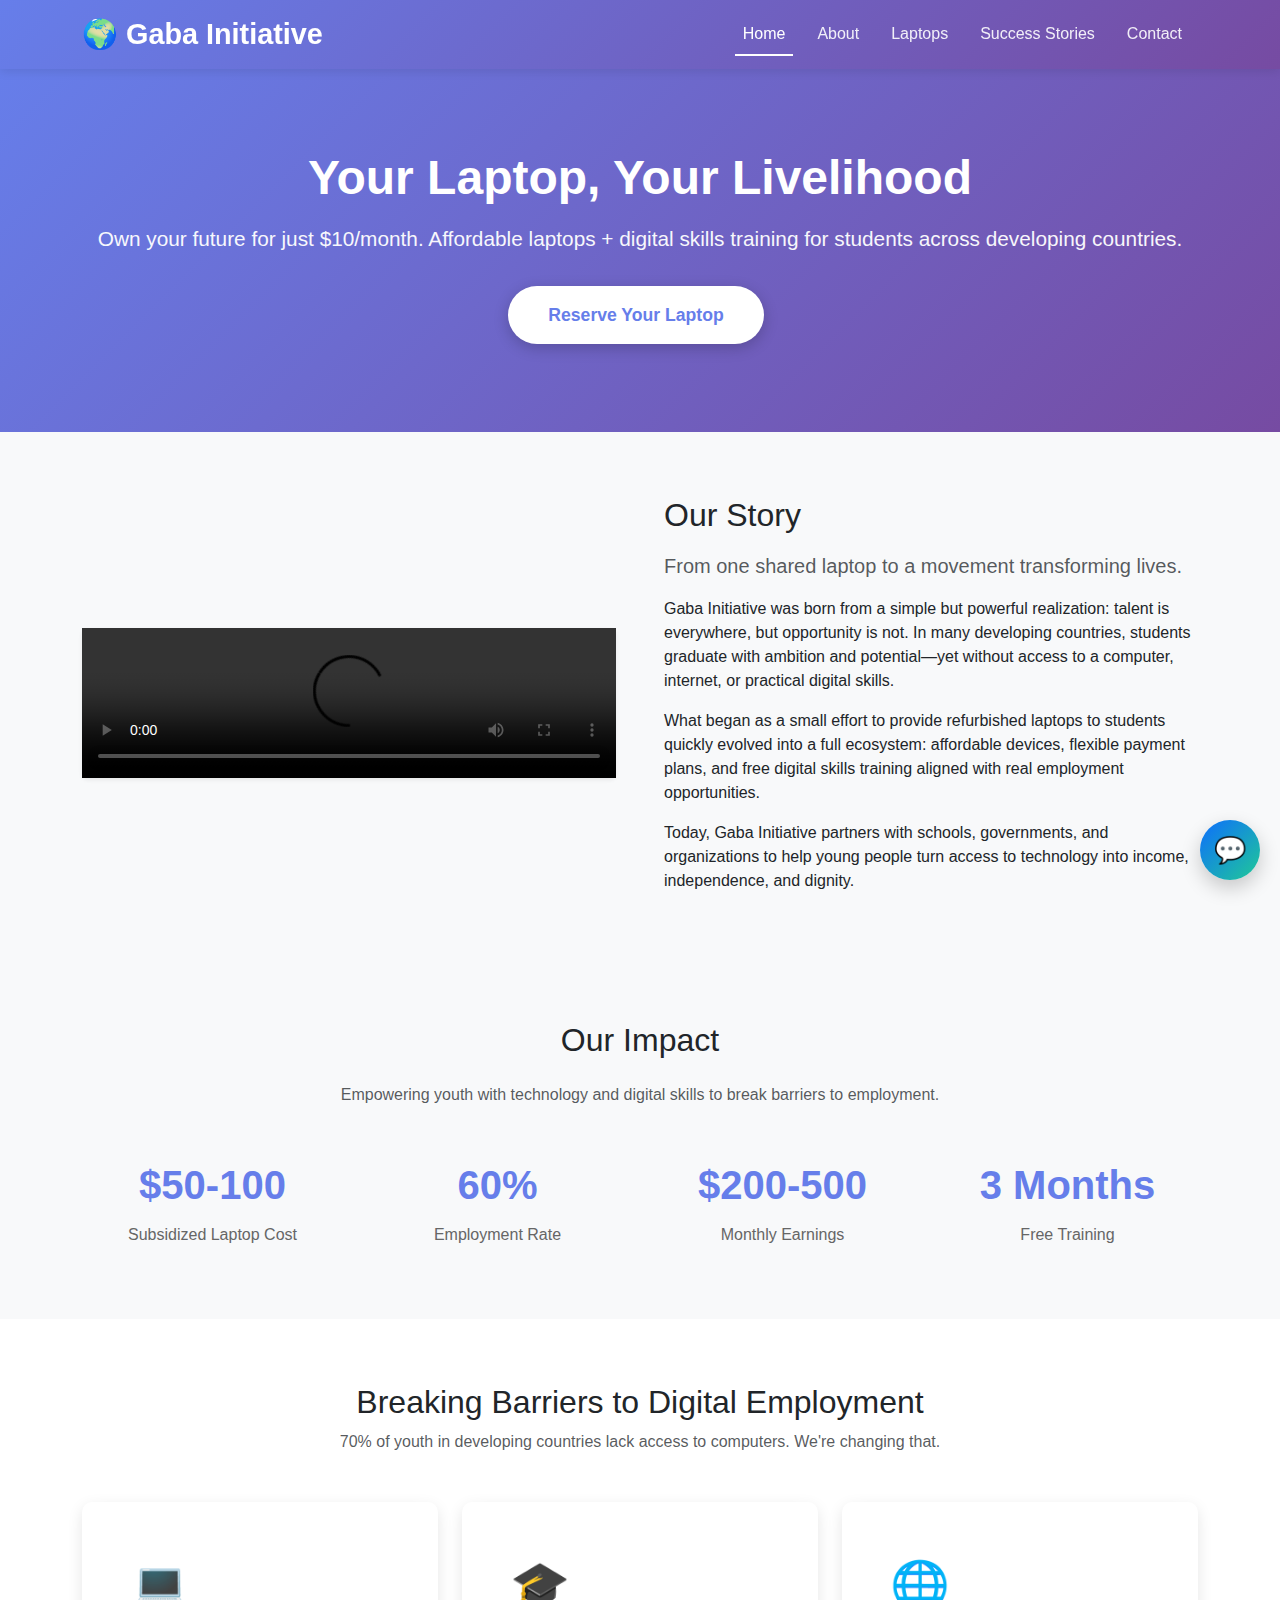
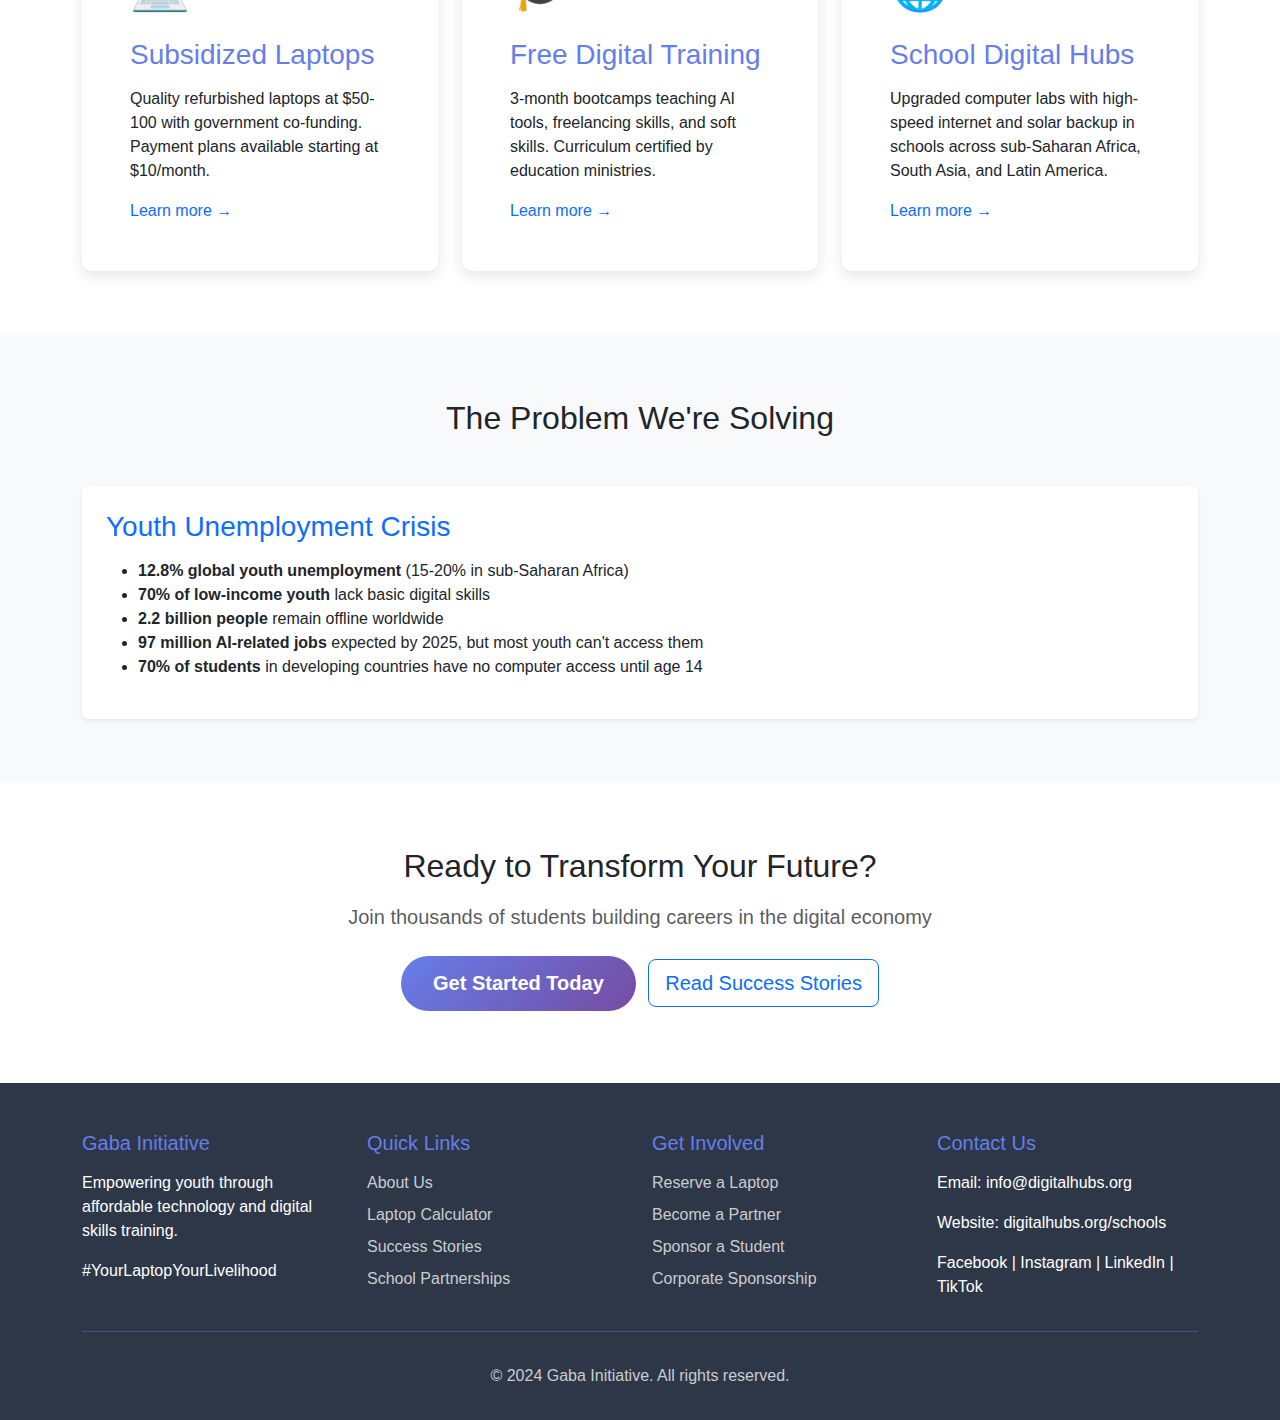
<file: index.html>
<!DOCTYPE html>
<html lang="en">
<head>
    <meta charset="UTF-8">
    <meta name="viewport" content="width=device-width, initial-scale=1.0">
    <title>Gaba Initiative - Your Laptop, Your Livelihood</title>
    <meta name="description" content="Affordable laptops and digital skills training for students in developing countries. Own your future for $10/month.">
    <link href="https://cdn.jsdelivr.net/npm/bootstrap@5.3.2/dist/css/bootstrap.min.css" rel="stylesheet">
    <link rel="stylesheet" href="css/custom.css">
</head>
<body>
    <nav class="navbar navbar-expand-lg navbar-dark sticky-top">
        <div class="container">
            <a class="navbar-brand" href="index.html">🌍 Gaba Initiative</a>
            <button class="navbar-toggler" type="button" data-bs-toggle="collapse" data-bs-target="#navbarNav">
                <span class="navbar-toggler-icon"></span>
            </button>
            <div class="collapse navbar-collapse" id="navbarNav">
                <ul class="navbar-nav ms-auto">
                    <li class="nav-item"><a class="nav-link active" href="index.html">Home</a></li>
                    <li class="nav-item"><a class="nav-link" href="about.html">About</a></li>
                    <li class="nav-item"><a class="nav-link" href="laptops.html">Laptops</a></li>
                    <li class="nav-item"><a class="nav-link" href="success-stories.html">Success Stories</a></li>
                    <li class="nav-item"><a class="nav-link" href="contact.html">Contact</a></li>
                </ul>
            </div>
        </div>
    </nav>

    <section class="hero">
        <div class="container">
            <h1>Your Laptop, Your Livelihood</h1>
            <p class="lead">Own your future for just $10/month. Affordable laptops + digital skills training for students across developing countries.</p>
            <a href="laptops.html" class="btn btn-hero me-2 mb-2">Reserve Your Laptop</a>
        </div>
    </section>

    <section class="bg-light">
    <div class="container">
        <div class="row align-items-center g-5">
             <div class="col-md-6">
                <div class="card border-0 shadow-sm">
                    <video height="50%" controls>
                        <source src="https://drive.google.com/file/d/1MozenWf1hBYpQGTw1CMW-e6H4moTNT-2/view?usp=drive_link" type="video/mp4">
                        <source src="https://drive.google.com/file/d/1MozenWf1hBYpQGTw1CMW-e6H4moTNT-2/view?usp=drive_link" type="video/ogg">
                        Your browser does not support the video tag.
                    </video>
                </div>
            </div>
            <div class="col-md-6">
                <h2 class="mb-3">Our Story</h2>
                <p class="lead text-muted">
                    From one shared laptop to a movement transforming lives.
                </p>
                <p>
                    Gaba Initiative was born from a simple but powerful realization: talent is everywhere,
                    but opportunity is not. In many developing countries, students graduate with ambition
                    and potential—yet without access to a computer, internet, or practical digital skills.
                </p>
                <p>
                    What began as a small effort to provide refurbished laptops to students quickly evolved
                    into a full ecosystem: affordable devices, flexible payment plans, and free digital
                    skills training aligned with real employment opportunities.
                </p>
                <p>
                    Today, Gaba Initiative partners with schools, governments, and organizations to help
                    young people turn access to technology into income, independence, and dignity.
                </p>
            </div>

           

        </div>
    </div>
</section>


    <section class="stats-section">
        <div class="container">
            <div class="row">
                <div class="col-lg-12">
                    <h2 class="text-center mb-4">Our Impact</h2>
                    <p class="text-center text-muted mb-4">Empowering youth with technology and digital skills to break barriers to employment.</p>
                </div>
            </div>
            <div class="row g-4">
                <div class="col-md-3 col-sm-6">
                    <div class="stat-card">
                        <div class="stat-number">$50-100</div>
                        <div class="stat-label">Subsidized Laptop Cost</div>
                    </div>
                </div>
                <div class="col-md-3 col-sm-6">
                    <div class="stat-card">
                        <div class="stat-number">60%</div>
                        <div class="stat-label">Employment Rate</div>
                    </div>
                </div>
                <div class="col-md-3 col-sm-6">
                    <div class="stat-card">
                        <div class="stat-number">$200-500</div>
                        <div class="stat-label">Monthly Earnings</div>
                    </div>
                </div>
                <div class="col-md-3 col-sm-6">
                    <div class="stat-card">
                        <div class="stat-number">3 Months</div>
                        <div class="stat-label">Free Training</div>
                    </div>
                </div>
            </div>
        </div>
    </section>

    <section>
        <div class="container">
            <h2 class="text-center mb-2">Breaking Barriers to Digital Employment</h2>
            <p class="text-center text-muted mb-5">70% of youth in developing countries lack access to computers. We're changing that.</p>
            
            <div class="row g-4">
                <div class="col-md-4">
                    <div class="card feature-card">
                        <div class="card-body">
                            <div class="feature-icon">💻</div>
                            <h3>Subsidized Laptops</h3>
                            <p>Quality refurbished laptops at $50-100 with government co-funding. Payment plans available starting at $10/month.</p>
                            <a href="laptops.html" class="text-decoration-none">Learn more →</a>
                        </div>
                    </div>
                </div>
                <div class="col-md-4">
                    <div class="card feature-card">
                        <div class="card-body">
                            <div class="feature-icon">🎓</div>
                            <h3>Free Digital Training</h3>
                            <p>3-month bootcamps teaching AI tools, freelancing skills, and soft skills. Curriculum certified by education ministries.</p>
                            <a href="about.html" class="text-decoration-none">Learn more →</a>
                        </div>
                    </div>
                </div>
                <div class="col-md-4">
                    <div class="card feature-card">
                        <div class="card-body">
                            <div class="feature-icon">🌐</div>
                            <h3>School Digital Hubs</h3>
                            <p>Upgraded computer labs with high-speed internet and solar backup in schools across sub-Saharan Africa, South Asia, and Latin America.</p>
                            <a href="schools.html" class="text-decoration-none">Learn more →</a>
                        </div>
                    </div>
                </div>
            </div>
        </div>
    </section>

    <section class="bg-light">
        <div class="container">
            <h2 class="text-center mb-5">The Problem We're Solving</h2>
            <div class="card border-0 shadow-sm">
                <div class="card-body p-4">
                    <h3 class="text-primary">Youth Unemployment Crisis</h3>
                    <ul class="mt-3">
                        <li><strong>12.8% global youth unemployment</strong> (15-20% in sub-Saharan Africa)</li>
                        <li><strong>70% of low-income youth</strong> lack basic digital skills</li>
                        <li><strong>2.2 billion people</strong> remain offline worldwide</li>
                        <li><strong>97 million AI-related jobs</strong> expected by 2025, but most youth can't access them</li>
                        <li><strong>70% of students</strong> in developing countries have no computer access until age 14</li>
                    </ul>
                </div>
            </div>
        </div>
    </section>

    <section>
        <div class="container text-center">
            <h2 class="mb-3">Ready to Transform Your Future?</h2>
            <p class="lead text-muted mb-4">Join thousands of students building careers in the digital economy</p>
            <a href="contact.html" class="btn btn-gradient btn-lg me-2 mb-2">Get Started Today</a>
            <a href="success-stories.html" class="btn btn-outline-primary btn-lg mb-2">Read Success Stories</a>
        </div>
    </section>

    <!-- Floating Chatbot Button -->
<div id="chatbot-button" onclick="toggleChatbot()">
    💬
</div>

<!-- Chatbot Window -->
<div id="chatbot-window">
    <div class="chatbot-header">
        <strong>Gaba Assistant</strong>
        <span onclick="toggleChatbot()" style="cursor:pointer;">✕</span>
    </div>
    <div class="chatbot-body">
        <p><strong>Hi 👋</strong></p>
        <p>I can help you with:</p>
        <ul>
            <li>📍 Reserving a laptop</li>
            <li>🎓 Training programs</li>
            <li>🏫 School partnerships</li>
            <li>🤝 Sponsorships</li>
        </ul>
        <p class="text-muted">Chatbot integration coming soon.</p>
    </div>
    <div class="chatbot-footer">
        <input type="text" class="form-control" placeholder="Type a message..." disabled>
    </div>
</div>


    <footer>
        <div class="container">
            <div class="row g-4">
                <div class="col-md-3">
                    <h5>Gaba Initiative</h5>
                    <p>Empowering youth through affordable technology and digital skills training.</p>
                    <p class="mt-3">#YourLaptopYourLivelihood</p>
                </div>
                <div class="col-md-3">
                    <h5>Quick Links</h5>
                    <a href="about.html">About Us</a>
                    <a href="laptops.html">Laptop Calculator</a>
                    <a href="success-stories.html">Success Stories</a>
                    <a href="schools.html">School Partnerships</a>
                </div>
                <div class="col-md-3">
                    <h5>Get Involved</h5>
                    <a href="contact.html">Reserve a Laptop</a>
                    <a href="schools.html">Become a Partner</a>
                    <a href="contact.html">Sponsor a Student</a>
                    <a href="contact.html">Corporate Sponsorship</a>
                </div>
                <div class="col-md-3">
                    <h5>Contact Us</h5>
                    <p>Email: info@digitalhubs.org</p>
                    <p>Website: digitalhubs.org/schools</p>
                    <p class="mb-0">Facebook | Instagram | LinkedIn | TikTok</p>
                </div>
            </div>
            <div class="footer-bottom">
                <p>&copy; 2024 Gaba Initiative. All rights reserved.</p>
            </div>
        </div>
    </footer>

    <script src="https://cdn.jsdelivr.net/npm/bootstrap@5.3.2/dist/js/bootstrap.bundle.min.js"></script>

<script>
function toggleChatbot() {
    const chatbot = document.getElementById('chatbot-window');
    chatbot.style.display = chatbot.style.display === 'block' ? 'none' : 'block';
}
</script>

</body>
</html>
</file>
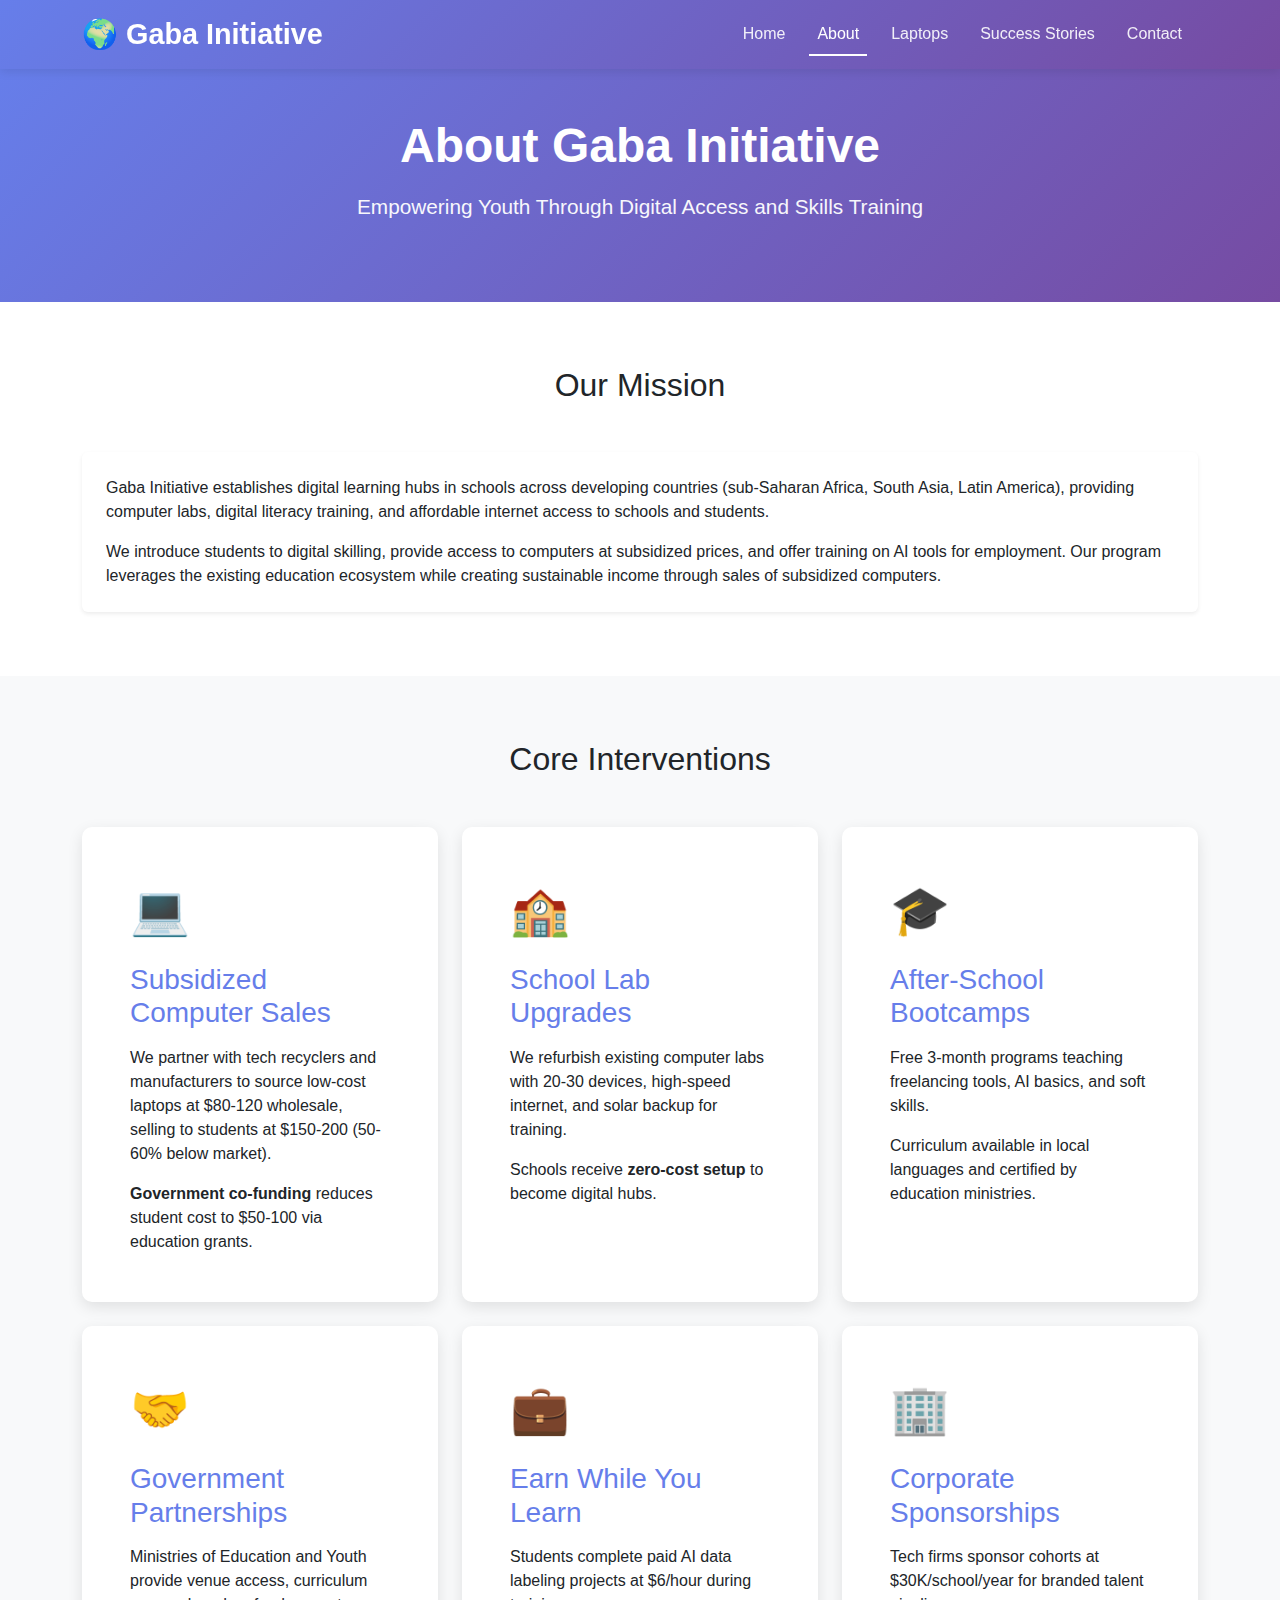
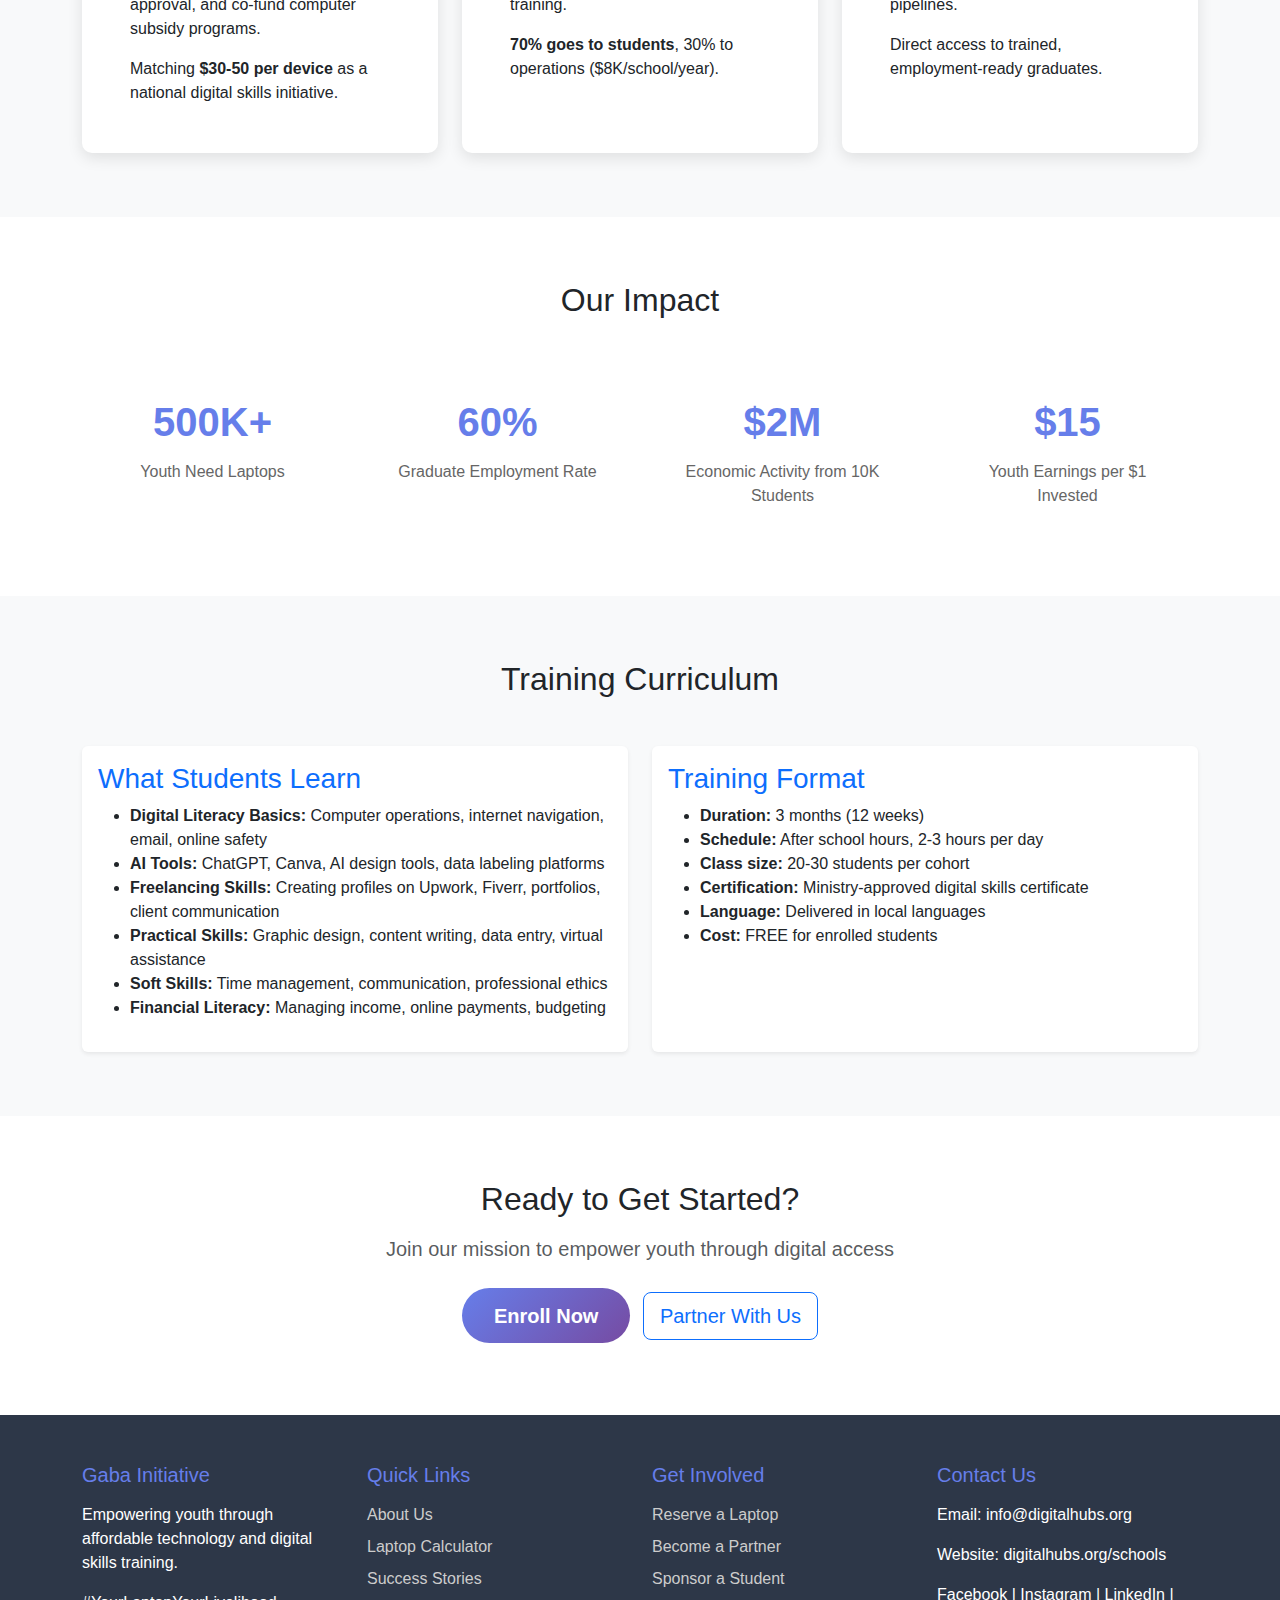
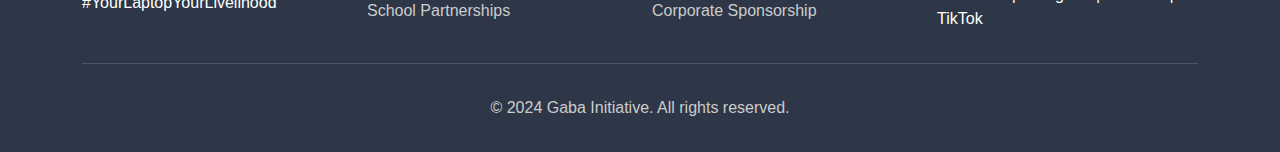
<file: about.html>
<!DOCTYPE html>
<html lang="en">
<head>
    <meta charset="UTF-8">
    <meta name="viewport" content="width=device-width, initial-scale=1.0">
    <title>About Us - Gaba Initiative</title>
    <link href="https://cdn.jsdelivr.net/npm/bootstrap@5.3.2/dist/css/bootstrap.min.css" rel="stylesheet">
    <link rel="stylesheet" href="css/custom.css">
</head>
<body>
    <nav class="navbar navbar-expand-lg navbar-dark sticky-top">
        <div class="container">
            <a class="navbar-brand" href="index.html">🌍 Gaba Initiative</a>
            <button class="navbar-toggler" type="button" data-bs-toggle="collapse" data-bs-target="#navbarNav">
                <span class="navbar-toggler-icon"></span>
            </button>
            <div class="collapse navbar-collapse" id="navbarNav">
                <ul class="navbar-nav ms-auto">
                    <li class="nav-item"><a class="nav-link" href="index.html">Home</a></li>
                    <li class="nav-item"><a class="nav-link active" href="about.html">About</a></li>
                    <li class="nav-item"><a class="nav-link" href="laptops.html">Laptops</a></li>
                    <li class="nav-item"><a class="nav-link" href="success-stories.html">Success Stories</a></li>
                    <li class="nav-item"><a class="nav-link" href="contact.html">Contact</a></li>
                </ul>
            </div>
        </div>
    </nav>

    <section class="hero hero-small">
        <div class="container">
            <h1>About Gaba Initiative</h1>
            <p class="lead">Empowering Youth Through Digital Access and Skills Training</p>
        </div>
    </section>

    <section>
        <div class="container">
            <h2 class="text-center mb-5">Our Mission</h2>
            <div class="card border-0 shadow-sm">
                <div class="card-body p-4">
                    <p>Gaba Initiative establishes digital learning hubs in schools across developing countries (sub-Saharan Africa, South Asia, Latin America), providing computer labs, digital literacy training, and affordable internet access to schools and students.</p>
                    <p class="mb-0">We introduce students to digital skilling, provide access to computers at subsidized prices, and offer training on AI tools for employment. Our program leverages the existing education ecosystem while creating sustainable income through sales of subsidized computers.</p>
                </div>
            </div>
        </div>
    </section>

    <section class="bg-light">
        <div class="container">
            <h2 class="text-center mb-5">Core Interventions</h2>
            <div class="row g-4">
                <div class="col-lg-4 col-md-6">
                    <div class="card feature-card">
                        <div class="card-body">
                            <div class="feature-icon">💻</div>
                            <h3>Subsidized Computer Sales</h3>
                            <p>We partner with tech recyclers and manufacturers to source low-cost laptops at $80-120 wholesale, selling to students at $150-200 (50-60% below market).</p>
                            <p class="mb-0"><strong>Government co-funding</strong> reduces student cost to $50-100 via education grants.</p>
                        </div>
                    </div>
                </div>
                <div class="col-lg-4 col-md-6">
                    <div class="card feature-card">
                        <div class="card-body">
                            <div class="feature-icon">🏫</div>
                            <h3>School Lab Upgrades</h3>
                            <p>We refurbish existing computer labs with 20-30 devices, high-speed internet, and solar backup for training.</p>
                            <p class="mb-0">Schools receive <strong>zero-cost setup</strong> to become digital hubs.</p>
                        </div>
                    </div>
                </div>
                <div class="col-lg-4 col-md-6">
                    <div class="card feature-card">
                        <div class="card-body">
                            <div class="feature-icon">🎓</div>
                            <h3>After-School Bootcamps</h3>
                            <p>Free 3-month programs teaching freelancing tools, AI basics, and soft skills.</p>
                            <p class="mb-0">Curriculum available in local languages and certified by education ministries.</p>
                        </div>
                    </div>
                </div>
                <div class="col-lg-4 col-md-6">
                    <div class="card feature-card">
                        <div class="card-body">
                            <div class="feature-icon">🤝</div>
                            <h3>Government Partnerships</h3>
                            <p>Ministries of Education and Youth provide venue access, curriculum approval, and co-fund computer subsidy programs.</p>
                            <p class="mb-0">Matching <strong>$30-50 per device</strong> as a national digital skills initiative.</p>
                        </div>
                    </div>
                </div>
                <div class="col-lg-4 col-md-6">
                    <div class="card feature-card">
                        <div class="card-body">
                            <div class="feature-icon">💼</div>
                            <h3>Earn While You Learn</h3>
                            <p>Students complete paid AI data labeling projects at $6/hour during training.</p>
                            <p class="mb-0"><strong>70% goes to students</strong>, 30% to operations ($8K/school/year).</p>
                        </div>
                    </div>
                </div>
                <div class="col-lg-4 col-md-6">
                    <div class="card feature-card">
                        <div class="card-body">
                            <div class="feature-icon">🏢</div>
                            <h3>Corporate Sponsorships</h3>
                            <p>Tech firms sponsor cohorts at $30K/school/year for branded talent pipelines.</p>
                            <p class="mb-0">Direct access to trained, employment-ready graduates.</p>
                        </div>
                    </div>
                </div>
            </div>
        </div>
    </section>

    <section>
        <div class="container">
            <h2 class="text-center mb-5">Our Impact</h2>
            <div class="row g-4">
                <div class="col-md-3 col-sm-6">
                    <div class="stat-card">
                        <div class="stat-number">500K+</div>
                        <div class="stat-label">Youth Need Laptops</div>
                    </div>
                </div>
                <div class="col-md-3 col-sm-6">
                    <div class="stat-card">
                        <div class="stat-number">60%</div>
                        <div class="stat-label">Graduate Employment Rate</div>
                    </div>
                </div>
                <div class="col-md-3 col-sm-6">
                    <div class="stat-card">
                        <div class="stat-number">$2M</div>
                        <div class="stat-label">Economic Activity from 10K Students</div>
                    </div>
                </div>
                <div class="col-md-3 col-sm-6">
                    <div class="stat-card">
                        <div class="stat-number">$15</div>
                        <div class="stat-label">Youth Earnings per $1 Invested</div>
                    </div>
                </div>
            </div>
        </div>
    </section>

    <section class="bg-light">
        <div class="container">
            <h2 class="text-center mb-5">Training Curriculum</h2>
            <div class="row g-4">
                <div class="col-md-6">
                    <div class="card border-0 shadow-sm h-100">
                        <div class="card-body">
                            <h3 class="text-primary">What Students Learn</h3>
                            <ul>
                                <li><strong>Digital Literacy Basics:</strong> Computer operations, internet navigation, email, online safety</li>
                                <li><strong>AI Tools:</strong> ChatGPT, Canva, AI design tools, data labeling platforms</li>
                                <li><strong>Freelancing Skills:</strong> Creating profiles on Upwork, Fiverr, portfolios, client communication</li>
                                <li><strong>Practical Skills:</strong> Graphic design, content writing, data entry, virtual assistance</li>
                                <li><strong>Soft Skills:</strong> Time management, communication, professional ethics</li>
                                <li><strong>Financial Literacy:</strong> Managing income, online payments, budgeting</li>
                            </ul>
                        </div>
                    </div>
                </div>
                <div class="col-md-6">
                    <div class="card border-0 shadow-sm h-100">
                        <div class="card-body">
                            <h3 class="text-primary">Training Format</h3>
                            <ul>
                                <li><strong>Duration:</strong> 3 months (12 weeks)</li>
                                <li><strong>Schedule:</strong> After school hours, 2-3 hours per day</li>
                                <li><strong>Class size:</strong> 20-30 students per cohort</li>
                                <li><strong>Certification:</strong> Ministry-approved digital skills certificate</li>
                                <li><strong>Language:</strong> Delivered in local languages</li>
                                <li><strong>Cost:</strong> FREE for enrolled students</li>
                            </ul>
                        </div>
                    </div>
                </div>
            </div>
        </div>
    </section>

    <section>
        <div class="container text-center">
            <h2 class="mb-3">Ready to Get Started?</h2>
            <p class="lead text-muted mb-4">Join our mission to empower youth through digital access</p>
            <a href="contact.html" class="btn btn-gradient btn-lg me-2 mb-2">Enroll Now</a>
            <a href="schools.html" class="btn btn-outline-primary btn-lg mb-2">Partner With Us</a>
        </div>
    </section>

    <footer>
        <div class="container">
            <div class="row g-4">
                <div class="col-md-3">
                    <h5>Gaba Initiative</h5>
                    <p>Empowering youth through affordable technology and digital skills training.</p>
                    <p class="mt-3">#YourLaptopYourLivelihood</p>
                </div>
                <div class="col-md-3">
                    <h5>Quick Links</h5>
                    <a href="about.html">About Us</a>
                    <a href="laptops.html">Laptop Calculator</a>
                    <a href="success-stories.html">Success Stories</a>
                    <a href="schools.html">School Partnerships</a>
                </div>
                <div class="col-md-3">
                    <h5>Get Involved</h5>
                    <a href="contact.html">Reserve a Laptop</a>
                    <a href="schools.html">Become a Partner</a>
                    <a href="contact.html">Sponsor a Student</a>
                    <a href="contact.html">Corporate Sponsorship</a>
                </div>
                <div class="col-md-3">
                    <h5>Contact Us</h5>
                    <p>Email: info@digitalhubs.org</p>
                    <p>Website: digitalhubs.org/schools</p>
                    <p class="mb-0">Facebook | Instagram | LinkedIn | TikTok</p>
                </div>
            </div>
            <div class="footer-bottom">
                <p>&copy; 2024 Gaba Initiative. All rights reserved.</p>
            </div>
        </div>
    </footer>

    <script src="https://cdn.jsdelivr.net/npm/bootstrap@5.3.2/dist/js/bootstrap.bundle.min.js"></script>
</body>
</html>
</file>
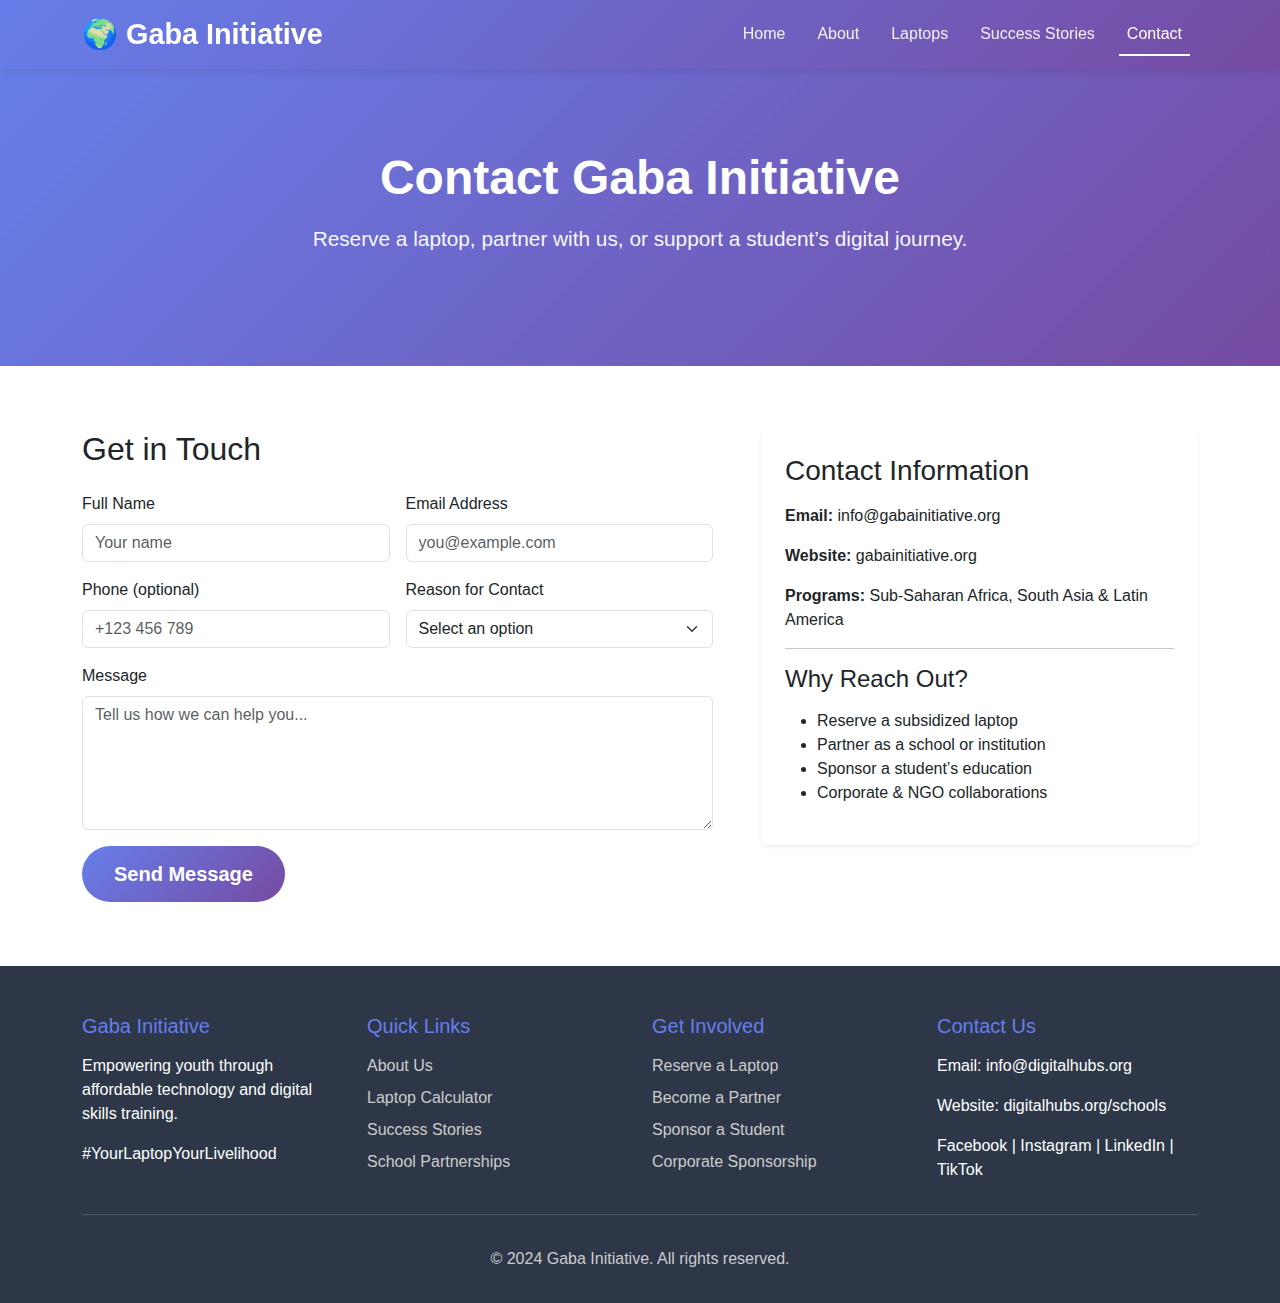
<file: contact.html>
<!DOCTYPE html>
<html lang="en">
<head>
    <meta charset="UTF-8">
    <meta name="viewport" content="width=device-width, initial-scale=1.0">
    <title>Contact Us - Gaba Initiative</title>
    <meta name="description" content="Contact Gaba Initiative to reserve a laptop, partner with us, or sponsor a student.">
    <link href="https://cdn.jsdelivr.net/npm/bootstrap@5.3.2/dist/css/bootstrap.min.css" rel="stylesheet">
    <link rel="stylesheet" href="css/custom.css">
    <!-- Google tag (gtag.js) -->
<script async src="https://www.googletagmanager.com/gtag/js?id=G-2DHCQQ0J5Q"></script>
<script>
  window.dataLayer = window.dataLayer || [];
  function gtag(){dataLayer.push(arguments);}
  gtag('js', new Date());

  gtag('config', 'G-2DHCQQ0J5Q');
</script>
</head>
<body>

    <!-- Navigation -->
    <nav class="navbar navbar-expand-lg navbar-dark sticky-top">
        <div class="container">
            <a class="navbar-brand" href="index.html">🌍 Gaba Initiative</a>
            <button class="navbar-toggler" type="button" data-bs-toggle="collapse" data-bs-target="#navbarNav">
                <span class="navbar-toggler-icon"></span>
            </button>
            <div class="collapse navbar-collapse" id="navbarNav">
                <ul class="navbar-nav ms-auto">
                    <li class="nav-item"><a class="nav-link" href="index.html">Home</a></li>
                    <li class="nav-item"><a class="nav-link" href="about.html">About</a></li>
                    <li class="nav-item"><a class="nav-link" href="laptops.html">Laptops</a></li>
                    <li class="nav-item"><a class="nav-link" href="success-stories.html">Success Stories</a></li>
                    <li class="nav-item"><a class="nav-link active" href="contact.html">Contact</a></li>
                </ul>
            </div>
        </div>
    </nav>

    <!-- Hero -->
    <section class="hero">
        <div class="container text-center">
            <h1>Contact Gaba Initiative</h1>
            <p class="lead">Reserve a laptop, partner with us, or support a student’s digital journey.</p>
        </div>
    </section>

    <!-- Contact Section -->
    <section>
        <div class="container">
            <div class="row g-5">

                <!-- Contact Form -->
                <div class="col-md-7">
                    <h2 class="mb-4">Get in Touch</h2>
                    <form>
                        <div class="row g-3">
                            <div class="col-md-6">
                                <label class="form-label">Full Name</label>
                                <input type="text" class="form-control" placeholder="Your name" required>
                            </div>
                            <div class="col-md-6">
                                <label class="form-label">Email Address</label>
                                <input type="email" class="form-control" placeholder="you@example.com" required>
                            </div>
                            <div class="col-md-6">
                                <label class="form-label">Phone (optional)</label>
                                <input type="text" class="form-control" placeholder="+123 456 789">
                            </div>
                            <div class="col-md-6">
                                <label class="form-label">Reason for Contact</label>
                                <select class="form-select" required>
                                    <option selected disabled>Select an option</option>
                                    <option>Reserve a Laptop</option>
                                    <option>School Partnership</option>
                                    <option>Sponsor a Student</option>
                                    <option>Corporate Sponsorship</option>
                                    <option>General Inquiry</option>
                                </select>
                            </div>
                            <div class="col-12">
                                <label class="form-label">Message</label>
                                <textarea class="form-control" rows="5" placeholder="Tell us how we can help you..." required></textarea>
                            </div>
                            <div class="col-12">
                                <button type="submit" class="btn btn-gradient btn-lg">
                                    Send Message
                                </button>
                            </div>
                        </div>
                    </form>
                </div>

                <!-- Contact Info -->
                <div class="col-md-5">
                    <div class="card border-0 shadow-sm">
                        <div class="card-body p-4">
                            <h3 class="mb-3">Contact Information</h3>
                            <p><strong>Email:</strong> info@gabainitiative.org</p>
                            <p><strong>Website:</strong> gabainitiative.org</p>
                            <p><strong>Programs:</strong> Sub-Saharan Africa, South Asia & Latin America</p>

                            <hr>

                            <h4 class="mb-3">Why Reach Out?</h4>
                            <ul>
                                <li>Reserve a subsidized laptop</li>
                                <li>Partner as a school or institution</li>
                                <li>Sponsor a student’s education</li>
                                <li>Corporate & NGO collaborations</li>
                            </ul>
                        </div>
                    </div>
                </div>

            </div>
        </div>
    </section>

    <!-- Footer -->
    <footer>
        <div class="container">
            <div class="row g-4">
                <div class="col-md-3">
                    <h5>Gaba Initiative</h5>
                    <p>Empowering youth through affordable technology and digital skills training.</p>
                    <p class="mt-3">#YourLaptopYourLivelihood</p>
                </div>
                <div class="col-md-3">
                    <h5>Quick Links</h5>
                    <a href="about.html">About Us</a>
                    <a href="laptops.html">Laptop Calculator</a>
                    <a href="success-stories.html">Success Stories</a>
                    <a href="schools.html">School Partnerships</a>
                </div>
                <div class="col-md-3">
                    <h5>Get Involved</h5>
                    <a href="contact.html">Reserve a Laptop</a>
                    <a href="schools.html">Become a Partner</a>
                    <a href="contact.html">Sponsor a Student</a>
                    <a href="contact.html">Corporate Sponsorship</a>
                </div>
                <div class="col-md-3">
                    <h5>Contact Us</h5>
                    <p>Email: info@digitalhubs.org</p>
                    <p>Website: digitalhubs.org/schools</p>
                    <p class="mb-0">Facebook | Instagram | LinkedIn | TikTok</p>
                </div>
            </div>
            <div class="footer-bottom">
                <p>&copy; 2024 Gaba Initiative. All rights reserved.</p>
            </div>
        </div>
    </footer>

    <script src="https://cdn.jsdelivr.net/npm/bootstrap@5.3.2/dist/js/bootstrap.bundle.min.js"></script>
</body>
</html>
</file>
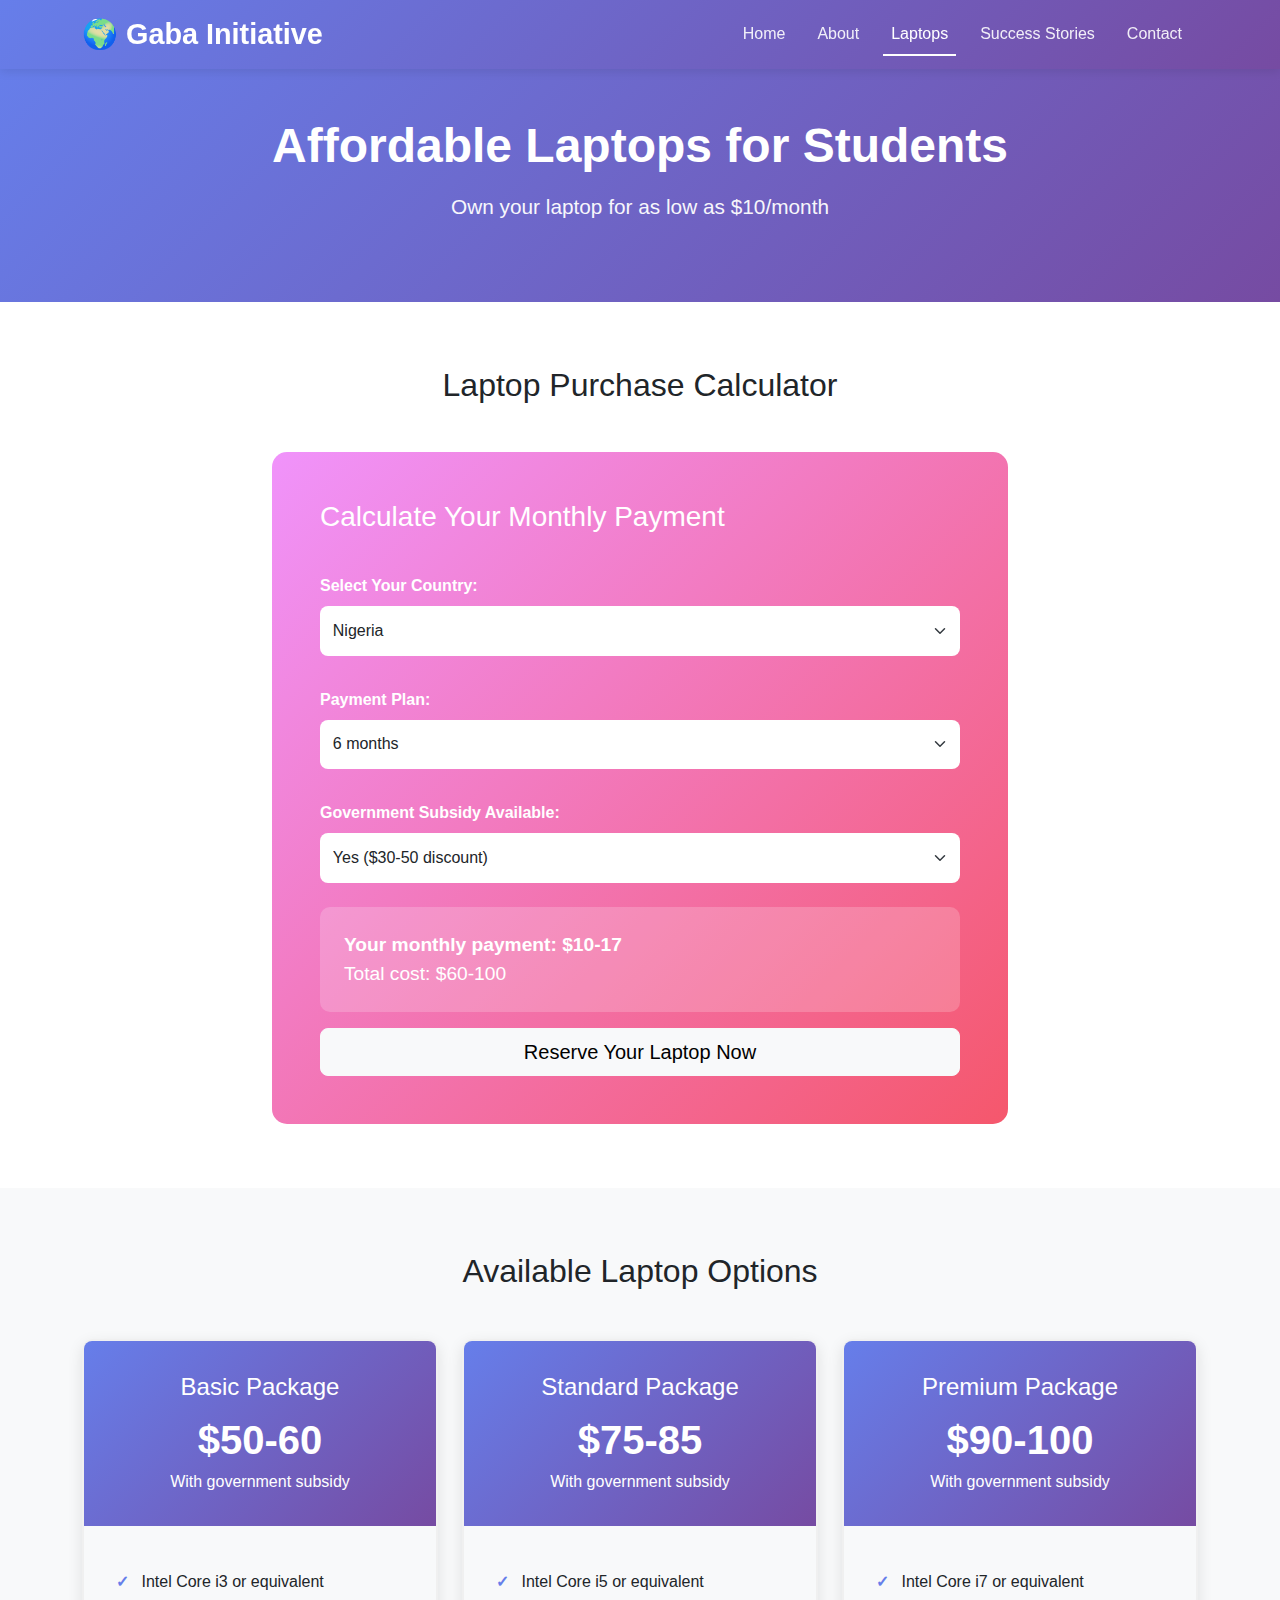
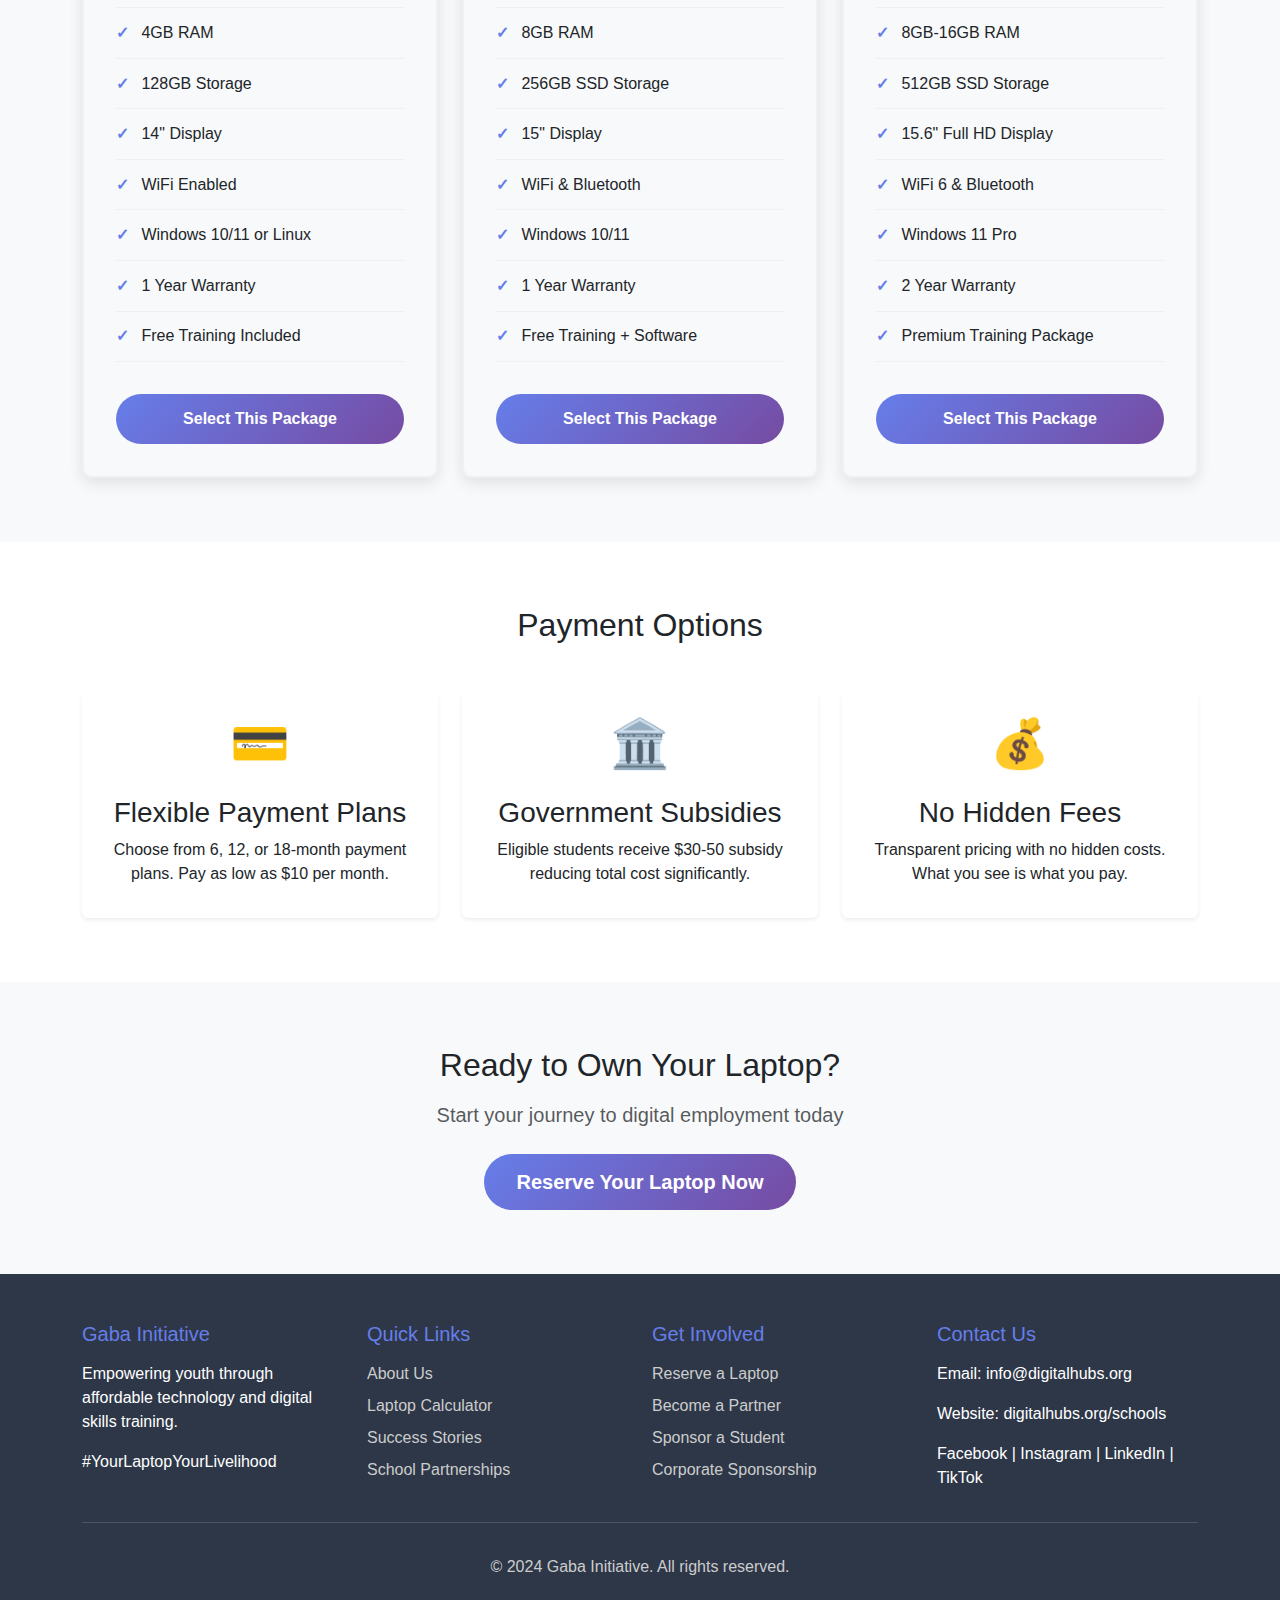
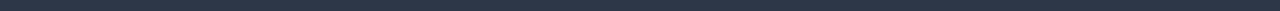
<file: laptops.html>
<!DOCTYPE html>
<html lang="en">
<head>
    <meta charset="UTF-8">
    <meta name="viewport" content="width=device-width, initial-scale=1.0">
    <title>Affordable Laptops - Gaba Initiative</title>
    <link href="https://cdn.jsdelivr.net/npm/bootstrap@5.3.2/dist/css/bootstrap.min.css" rel="stylesheet">
    <link rel="stylesheet" href="css/custom.css">
</head>
<body>
    <nav class="navbar navbar-expand-lg navbar-dark sticky-top">
        <div class="container">
            <a class="navbar-brand" href="index.html">🌍 Gaba Initiative</a>
            <button class="navbar-toggler" type="button" data-bs-toggle="collapse" data-bs-target="#navbarNav">
                <span class="navbar-toggler-icon"></span>
            </button>
            <div class="collapse navbar-collapse" id="navbarNav">
                <ul class="navbar-nav ms-auto">
                    <li class="nav-item"><a class="nav-link" href="index.html">Home</a></li>
                    <li class="nav-item"><a class="nav-link" href="about.html">About</a></li>
                    <li class="nav-item"><a class="nav-link active" href="laptops.html">Laptops</a></li>
                    <li class="nav-item"><a class="nav-link" href="success-stories.html">Success Stories</a></li>
                    <li class="nav-item"><a class="nav-link" href="contact.html">Contact</a></li>
                </ul>
            </div>
        </div>
    </nav>

    <section class="hero hero-small">
        <div class="container">
            <h1>Affordable Laptops for Students</h1>
            <p class="lead">Own your laptop for as low as $10/month</p>
        </div>
    </section>

    <section>
        <div class="container">
            <h2 class="text-center mb-5">Laptop Purchase Calculator</h2>
            <div class="row justify-content-center">
                <div class="col-lg-8">
                    <div class="calculator">
                        <h3>Calculate Your Monthly Payment</h3>
                        <div class="mb-3">
                            <label for="country" class="form-label">Select Your Country:</label>
                            <select class="form-select" id="country">
                                <option>Nigeria</option>
                                <option>Kenya</option>
                                <option>Ghana</option>
                                <option>India</option>
                                <option>Bangladesh</option>
                                <option>Brazil</option>
                                <option>Colombia</option>
                                <option>Other</option>
                            </select>
                        </div>

                        <div class="mb-3">
                            <label for="payment-plan" class="form-label">Payment Plan:</label>
                            <select class="form-select" id="payment-plan" onchange="calculatePayment()">
                                <option value="6">6 months</option>
                                <option value="12">12 months</option>
                                <option value="18">18 months</option>
                            </select>
                        </div>

                        <div class="mb-3">
                            <label for="subsidy" class="form-label">Government Subsidy Available:</label>
                            <select class="form-select" id="subsidy" onchange="calculatePayment()">
                                <option value="yes">Yes ($30-50 discount)</option>
                                <option value="no">No</option>
                            </select>
                        </div>

                        <div class="calculator-result" id="result">
                            <strong>Your monthly payment: $10-17</strong><br>
                            Total cost: $60-100
                        </div>

                        <a href="contact.html" class="btn btn-light btn-lg w-100 mt-3">Reserve Your Laptop Now</a>
                    </div>
                </div>
            </div>
        </div>
    </section>

    <section class="bg-light">
        <div class="container">
            <h2 class="text-center mb-5">Available Laptop Options</h2>
            <div class="row g-4">
                <div class="col-lg-4 col-md-6">
                    <div class="spec-card">
                        <div class="spec-header">
                            <h3>Basic Package</h3>
                            <div class="spec-price">$50-60</div>
                            <p class="mb-0">With government subsidy</p>
                        </div>
                        <div class="spec-body">
                            <ul>
                                <li>Intel Core i3 or equivalent</li>
                                <li>4GB RAM</li>
                                <li>128GB Storage</li>
                                <li>14" Display</li>
                                <li>WiFi Enabled</li>
                                <li>Windows 10/11 or Linux</li>
                                <li>1 Year Warranty</li>
                                <li>Free Training Included</li>
                            </ul>
                            <a href="contact.html" class="btn btn-gradient w-100 mt-3">Select This Package</a>
                        </div>
                    </div>
                </div>

                <div class="col-lg-4 col-md-6">
                    <div class="spec-card">
                        <div class="spec-header">
                            <h3>Standard Package</h3>
                            <div class="spec-price">$75-85</div>
                            <p class="mb-0">With government subsidy</p>
                        </div>
                        <div class="spec-body">
                            <ul>
                                <li>Intel Core i5 or equivalent</li>
                                <li>8GB RAM</li>
                                <li>256GB SSD Storage</li>
                                <li>15" Display</li>
                                <li>WiFi & Bluetooth</li>
                                <li>Windows 10/11</li>
                                <li>1 Year Warranty</li>
                                <li>Free Training + Software</li>
                            </ul>
                            <a href="contact.html" class="btn btn-gradient w-100 mt-3">Select This Package</a>
                        </div>
                    </div>
                </div>

                <div class="col-lg-4 col-md-6">
                    <div class="spec-card">
                        <div class="spec-header">
                            <h3>Premium Package</h3>
                            <div class="spec-price">$90-100</div>
                            <p class="mb-0">With government subsidy</p>
                        </div>
                        <div class="spec-body">
                            <ul>
                                <li>Intel Core i7 or equivalent</li>
                                <li>8GB-16GB RAM</li>
                                <li>512GB SSD Storage</li>
                                <li>15.6" Full HD Display</li>
                                <li>WiFi 6 & Bluetooth</li>
                                <li>Windows 11 Pro</li>
                                <li>2 Year Warranty</li>
                                <li>Premium Training Package</li>
                            </ul>
                            <a href="contact.html" class="btn btn-gradient w-100 mt-3">Select This Package</a>
                        </div>
                    </div>
                </div>
            </div>
        </div>
    </section>

    <section>
        <div class="container">
            <h2 class="text-center mb-5">Payment Options</h2>
            <div class="row g-4">
                <div class="col-md-4">
                    <div class="card border-0 shadow-sm h-100">
                        <div class="card-body text-center">
                            <div class="feature-icon">💳</div>
                            <h3>Flexible Payment Plans</h3>
                            <p>Choose from 6, 12, or 18-month payment plans. Pay as low as $10 per month.</p>
                        </div>
                    </div>
                </div>
                <div class="col-md-4">
                    <div class="card border-0 shadow-sm h-100">
                        <div class="card-body text-center">
                            <div class="feature-icon">🏛️</div>
                            <h3>Government Subsidies</h3>
                            <p>Eligible students receive $30-50 subsidy reducing total cost significantly.</p>
                        </div>
                    </div>
                </div>
                <div class="col-md-4">
                    <div class="card border-0 shadow-sm h-100">
                        <div class="card-body text-center">
                            <div class="feature-icon">💰</div>
                            <h3>No Hidden Fees</h3>
                            <p>Transparent pricing with no hidden costs. What you see is what you pay.</p>
                        </div>
                    </div>
                </div>
            </div>
        </div>
    </section>

    <section class="bg-light">
        <div class="container text-center">
            <h2 class="mb-3">Ready to Own Your Laptop?</h2>
            <p class="lead text-muted mb-4">Start your journey to digital employment today</p>
            <a href="contact.html" class="btn btn-gradient btn-lg">Reserve Your Laptop Now</a>
        </div>
    </section>

    <footer>
        <div class="container">
            <div class="row g-4">
                <div class="col-md-3">
                    <h5>Gaba Initiative</h5>
                    <p>Empowering youth through affordable technology and digital skills training.</p>
                    <p class="mt-3">#YourLaptopYourLivelihood</p>
                </div>
                <div class="col-md-3">
                    <h5>Quick Links</h5>
                    <a href="about.html">About Us</a>
                    <a href="laptops.html">Laptop Calculator</a>
                    <a href="success-stories.html">Success Stories</a>
                    <a href="schools.html">School Partnerships</a>
                </div>
                <div class="col-md-3">
                    <h5>Get Involved</h5>
                    <a href="contact.html">Reserve a Laptop</a>
                    <a href="schools.html">Become a Partner</a>
                    <a href="contact.html">Sponsor a Student</a>
                    <a href="contact.html">Corporate Sponsorship</a>
                </div>
                <div class="col-md-3">
                    <h5>Contact Us</h5>
                    <p>Email: info@digitalhubs.org</p>
                    <p>Website: digitalhubs.org/schools</p>
                    <p class="mb-0">Facebook | Instagram | LinkedIn | TikTok</p>
                </div>
            </div>
            <div class="footer-bottom">
                <p>&copy; 2024 Gaba Initiative. All rights reserved.</p>
            </div>
        </div>
    </footer>

    <script src="https://cdn.jsdelivr.net/npm/bootstrap@5.3.2/dist/js/bootstrap.bundle.min.js"></script>
    <script>
        function calculatePayment() {
            const plan = document.getElementById('payment-plan').value;
            const subsidy = document.getElementById('subsidy').value;
            
            let totalCost = subsidy === 'yes' ? 70 : 100;
            let monthly = Math.round(totalCost / plan);
            
            document.getElementById('result').innerHTML = 
                `<strong>Your monthly payment: $${monthly}</strong><br>Total cost: $${totalCost}`;
        }
    </script>
</body>
</html>
</file>
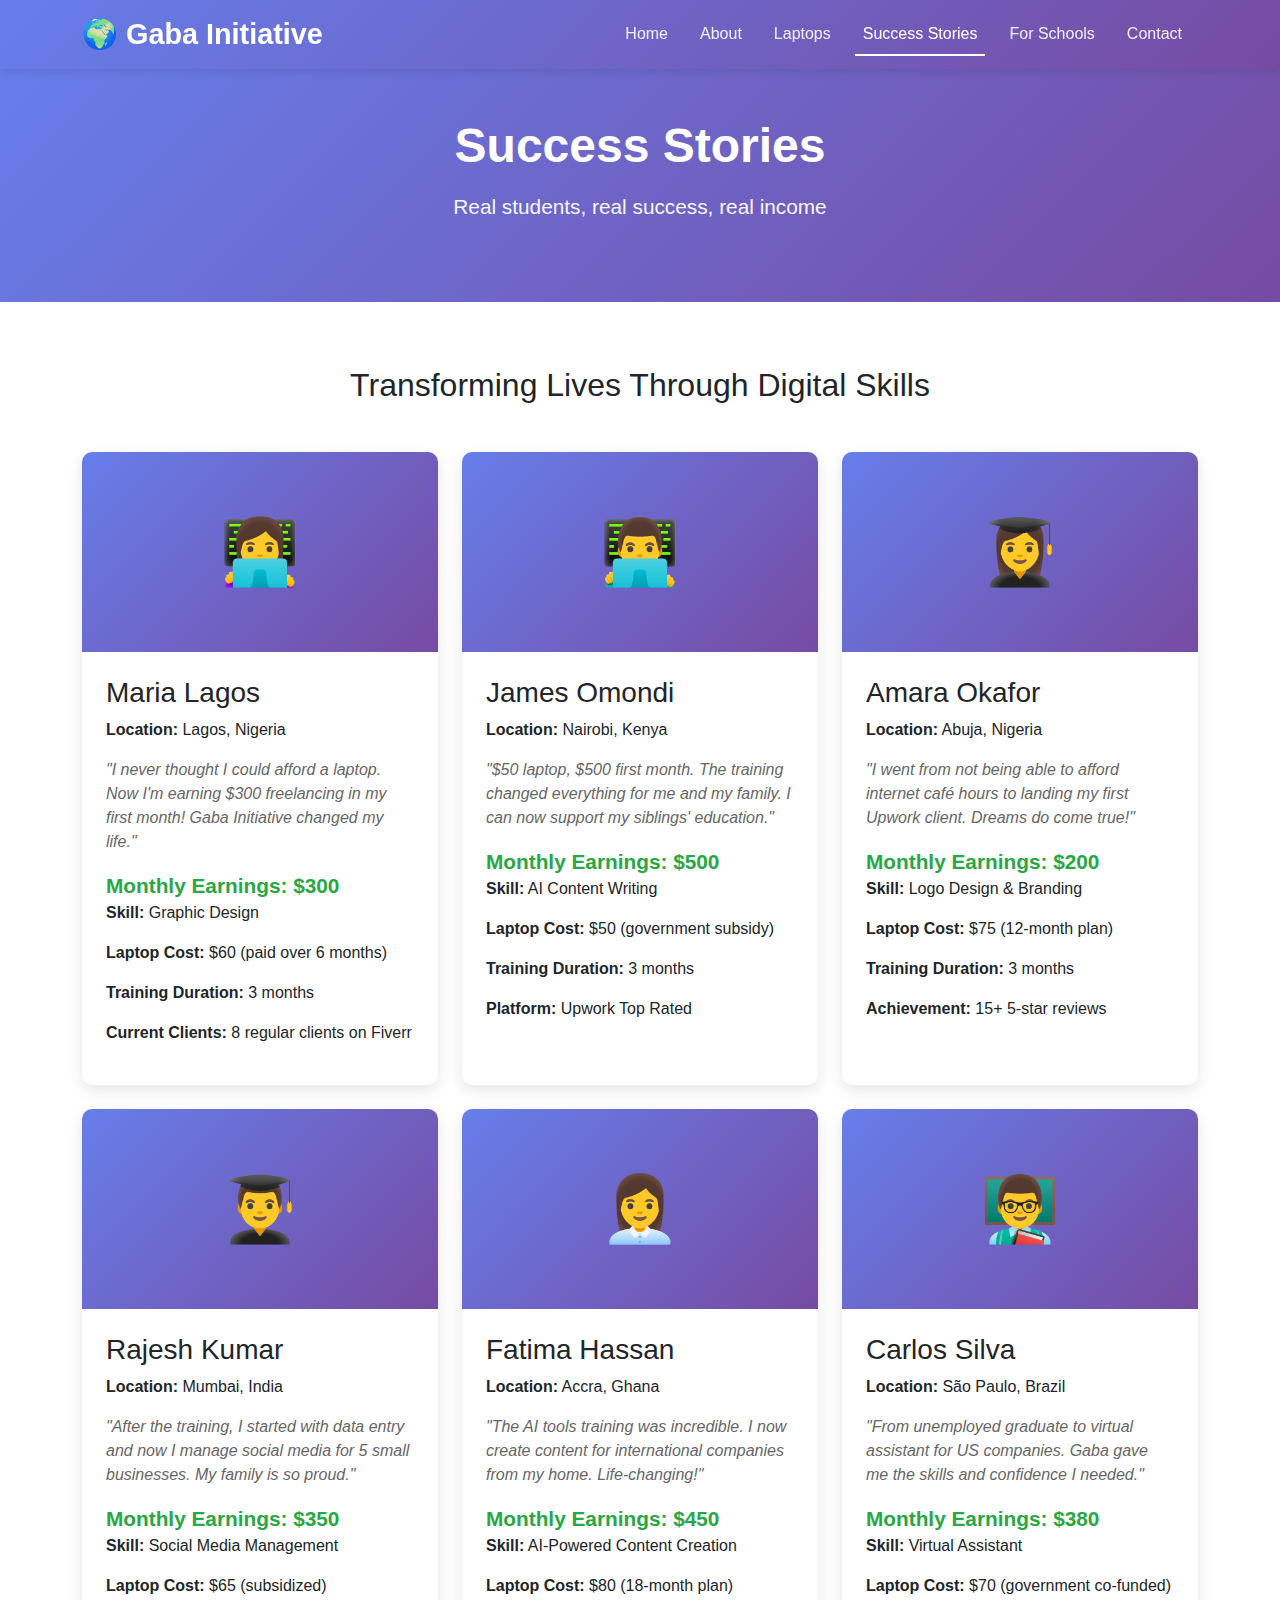
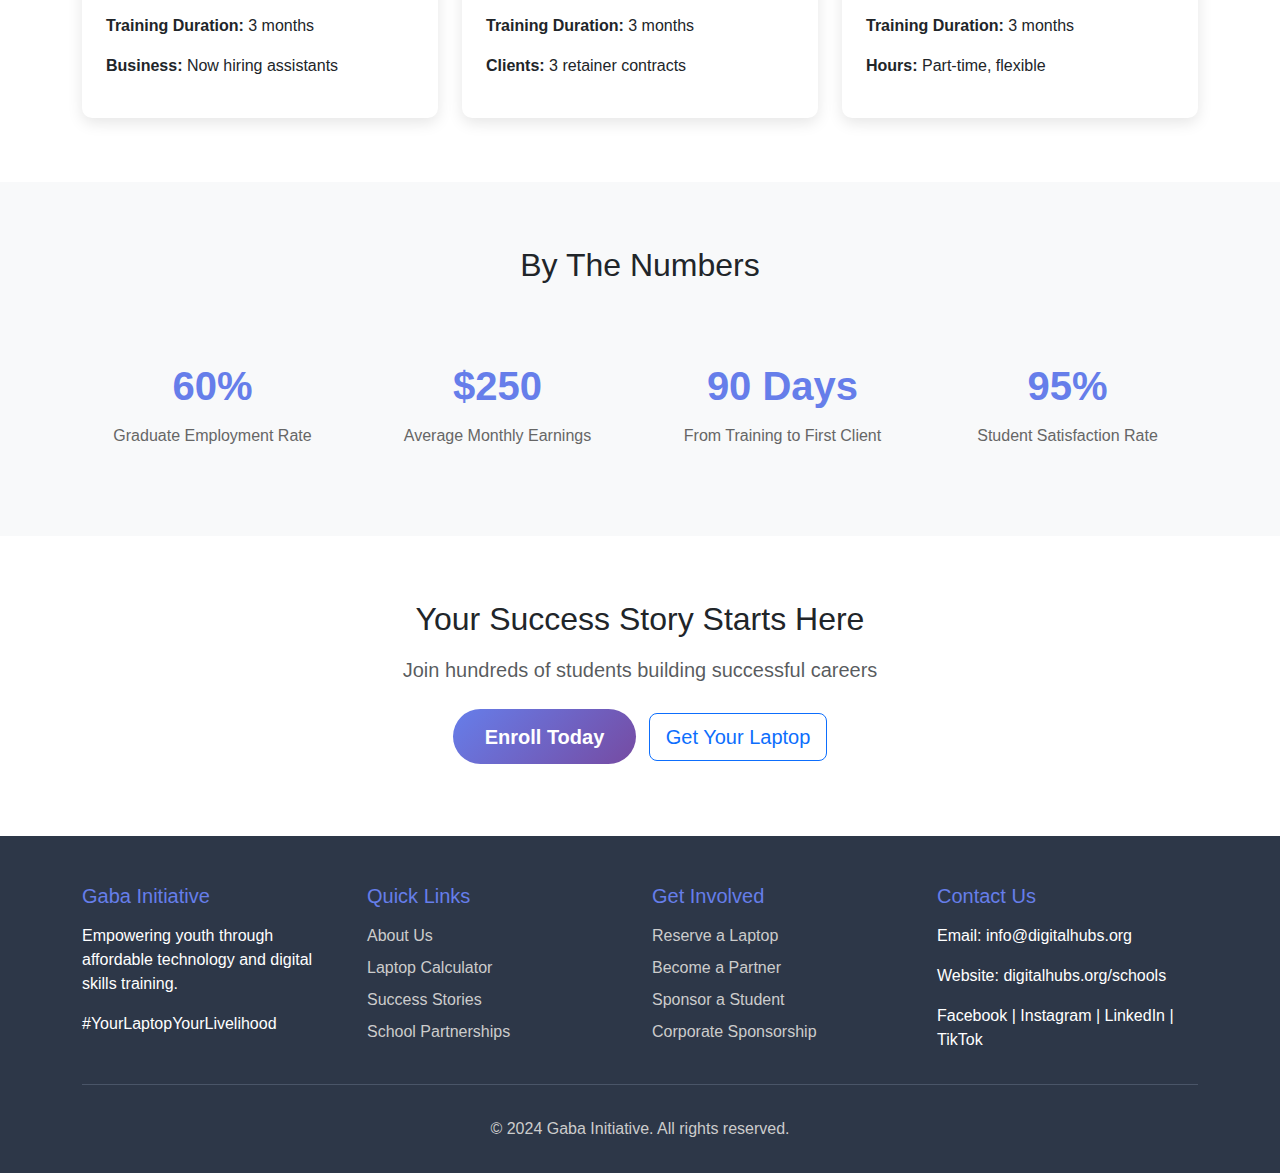
<file: success-stories.html>
<!DOCTYPE html>
<html lang="en">
<head>
    <meta charset="UTF-8">
    <meta name="viewport" content="width=device-width, initial-scale=1.0">
    <title>Success Stories - Gaba Initiative</title>
    <link href="https://cdn.jsdelivr.net/npm/bootstrap@5.3.2/dist/css/bootstrap.min.css" rel="stylesheet">
    <link rel="stylesheet" href="css/custom.css">
</head>
<body>
    <nav class="navbar navbar-expand-lg navbar-dark sticky-top">
        <div class="container">
            <a class="navbar-brand" href="index.html">🌍 Gaba Initiative</a>
            <button class="navbar-toggler" type="button" data-bs-toggle="collapse" data-bs-target="#navbarNav">
                <span class="navbar-toggler-icon"></span>
            </button>
            <div class="collapse navbar-collapse" id="navbarNav">
                <ul class="navbar-nav ms-auto">
                    <li class="nav-item"><a class="nav-link" href="index.html">Home</a></li>
                    <li class="nav-item"><a class="nav-link" href="about.html">About</a></li>
                    <li class="nav-item"><a class="nav-link" href="laptops.html">Laptops</a></li>
                    <li class="nav-item"><a class="nav-link active" href="success-stories.html">Success Stories</a></li>
                    <li class="nav-item"><a class="nav-link" href="schools.html">For Schools</a></li>
                    <li class="nav-item"><a class="nav-link" href="contact.html">Contact</a></li>
                </ul>
            </div>
        </div>
    </nav>

    <section class="hero hero-small">
        <div class="container">
            <h1>Success Stories</h1>
            <p class="lead">Real students, real success, real income</p>
        </div>
    </section>

    <section>
        <div class="container">
            <h2 class="text-center mb-5">Transforming Lives Through Digital Skills</h2>
            
            <div class="row g-4">
                <div class="col-lg-4 col-md-6">
                    <div class="card story-card">
                        <div class="story-image">👩‍💻</div>
                        <div class="story-content">
                            <h3>Maria Lagos</h3>
                            <p><strong>Location:</strong> Lagos, Nigeria</p>
                            <p class="story-quote">"I never thought I could afford a laptop. Now I'm earning $300 freelancing in my first month! Gaba Initiative changed my life."</p>
                            <div class="story-earnings">Monthly Earnings: $300</div>
                            <div class="story-details">
                                <p><strong>Skill:</strong> Graphic Design</p>
                                <p><strong>Laptop Cost:</strong> $60 (paid over 6 months)</p>
                                <p><strong>Training Duration:</strong> 3 months</p>
                                <p><strong>Current Clients:</strong> 8 regular clients on Fiverr</p>
                            </div>
                        </div>
                    </div>
                </div>

                <div class="col-lg-4 col-md-6">
                    <div class="card story-card">
                        <div class="story-image">👨‍💻</div>
                        <div class="story-content">
                            <h3>James Omondi</h3>
                            <p><strong>Location:</strong> Nairobi, Kenya</p>
                            <p class="story-quote">"$50 laptop, $500 first month. The training changed everything for me and my family. I can now support my siblings' education."</p>
                            <div class="story-earnings">Monthly Earnings: $500</div>
                            <div class="story-details">
                                <p><strong>Skill:</strong> AI Content Writing</p>
                                <p><strong>Laptop Cost:</strong> $50 (government subsidy)</p>
                                <p><strong>Training Duration:</strong> 3 months</p>
                                <p><strong>Platform:</strong> Upwork Top Rated</p>
                            </div>
                        </div>
                    </div>
                </div>

                <div class="col-lg-4 col-md-6">
                    <div class="card story-card">
                        <div class="story-image">👩‍🎓</div>
                        <div class="story-content">
                            <h3>Amara Okafor</h3>
                            <p><strong>Location:</strong> Abuja, Nigeria</p>
                            <p class="story-quote">"I went from not being able to afford internet café hours to landing my first Upwork client. Dreams do come true!"</p>
                            <div class="story-earnings">Monthly Earnings: $200</div>
                            <div class="story-details">
                                <p><strong>Skill:</strong> Logo Design & Branding</p>
                                <p><strong>Laptop Cost:</strong> $75 (12-month plan)</p>
                                <p><strong>Training Duration:</strong> 3 months</p>
                                <p><strong>Achievement:</strong> 15+ 5-star reviews</p>
                            </div>
                        </div>
                    </div>
                </div>

                <div class="col-lg-4 col-md-6">
                    <div class="card story-card">
                        <div class="story-image">👨‍🎓</div>
                        <div class="story-content">
                            <h3>Rajesh Kumar</h3>
                            <p><strong>Location:</strong> Mumbai, India</p>
                            <p class="story-quote">"After the training, I started with data entry and now I manage social media for 5 small businesses. My family is so proud."</p>
                            <div class="story-earnings">Monthly Earnings: $350</div>
                            <div class="story-details">
                                <p><strong>Skill:</strong> Social Media Management</p>
                                <p><strong>Laptop Cost:</strong> $65 (subsidized)</p>
                                <p><strong>Training Duration:</strong> 3 months</p>
                                <p><strong>Business:</strong> Now hiring assistants</p>
                            </div>
                        </div>
                    </div>
                </div>

                <div class="col-lg-4 col-md-6">
                    <div class="card story-card">
                        <div class="story-image">👩‍💼</div>
                        <div class="story-content">
                            <h3>Fatima Hassan</h3>
                            <p><strong>Location:</strong> Accra, Ghana</p>
                            <p class="story-quote">"The AI tools training was incredible. I now create content for international companies from my home. Life-changing!"</p>
                            <div class="story-earnings">Monthly Earnings: $450</div>
                            <div class="story-details">
                                <p><strong>Skill:</strong> AI-Powered Content Creation</p>
                                <p><strong>Laptop Cost:</strong> $80 (18-month plan)</p>
                                <p><strong>Training Duration:</strong> 3 months</p>
                                <p><strong>Clients:</strong> 3 retainer contracts</p>
                            </div>
                        </div>
                    </div>
                </div>

                <div class="col-lg-4 col-md-6">
                    <div class="card story-card">
                        <div class="story-image">👨‍🏫</div>
                        <div class="story-content">
                            <h3>Carlos Silva</h3>
                            <p><strong>Location:</strong> São Paulo, Brazil</p>
                            <p class="story-quote">"From unemployed graduate to virtual assistant for US companies. Gaba gave me the skills and confidence I needed."</p>
                            <div class="story-earnings">Monthly Earnings: $380</div>
                            <div class="story-details">
                                <p><strong>Skill:</strong> Virtual Assistant</p>
                                <p><strong>Laptop Cost:</strong> $70 (government co-funded)</p>
                                <p><strong>Training Duration:</strong> 3 months</p>
                                <p><strong>Hours:</strong> Part-time, flexible</p>
                            </div>
                        </div>
                    </div>
                </div>
            </div>
        </div>
    </section>

    <section class="bg-light">
        <div class="container">
            <h2 class="text-center mb-5">By The Numbers</h2>
            <div class="row g-4">
                <div class="col-md-3 col-sm-6">
                    <div class="stat-card">
                        <div class="stat-number">60%</div>
                        <div class="stat-label">Graduate Employment Rate</div>
                    </div>
                </div>
                <div class="col-md-3 col-sm-6">
                    <div class="stat-card">
                        <div class="stat-number">$250</div>
                        <div class="stat-label">Average Monthly Earnings</div>
                    </div>
                </div>
                <div class="col-md-3 col-sm-6">
                    <div class="stat-card">
                        <div class="stat-number">90 Days</div>
                        <div class="stat-label">From Training to First Client</div>
                    </div>
                </div>
                <div class="col-md-3 col-sm-6">
                    <div class="stat-card">
                        <div class="stat-number">95%</div>
                        <div class="stat-label">Student Satisfaction Rate</div>
                    </div>
                </div>
            </div>
        </div>
    </section>

    <section>
        <div class="container text-center">
            <h2 class="mb-3">Your Success Story Starts Here</h2>
            <p class="lead text-muted mb-4">Join hundreds of students building successful careers</p>
            <a href="contact.html" class="btn btn-gradient btn-lg me-2 mb-2">Enroll Today</a>
            <a href="laptops.html" class="btn btn-outline-primary btn-lg mb-2">Get Your Laptop</a>
        </div>
    </section>

    <footer>
        <div class="container">
            <div class="row g-4">
                <div class="col-md-3">
                    <h5>Gaba Initiative</h5>
                    <p>Empowering youth through affordable technology and digital skills training.</p>
                    <p class="mt-3">#YourLaptopYourLivelihood</p>
                </div>
                <div class="col-md-3">
                    <h5>Quick Links</h5>
                    <a href="about.html">About Us</a>
                    <a href="laptops.html">Laptop Calculator</a>
                    <a href="success-stories.html">Success Stories</a>
                    <a href="schools.html">School Partnerships</a>
                </div>
                <div class="col-md-3">
                    <h5>Get Involved</h5>
                    <a href="contact.html">Reserve a Laptop</a>
                    <a href="schools.html">Become a Partner</a>
                    <a href="contact.html">Sponsor a Student</a>
                    <a href="contact.html">Corporate Sponsorship</a>
                </div>
                <div class="col-md-3">
                    <h5>Contact Us</h5>
                    <p>Email: info@digitalhubs.org</p>
                    <p>Website: digitalhubs.org/schools</p>
                    <p class="mb-0">Facebook | Instagram | LinkedIn | TikTok</p>
                </div>
            </div>
            <div class="footer-bottom">
                <p>&copy; 2024 Gaba Initiative. All rights reserved.</p>
            </div>
        </div>
    </footer>

    <script src="https://cdn.jsdelivr.net/npm/bootstrap@5.3.2/dist/js/bootstrap.bundle.min.js"></script>
</body>
</html>
</file>
<file: css/custom.css>
:root {
    --primary-gradient: linear-gradient(135deg, #667eea 0%, #764ba2 100%);
    --secondary-gradient: linear-gradient(135deg, #f093fb 0%, #f5576c 100%);
}

body {
    font-family: 'Segoe UI', Tahoma, Geneva, Verdana, sans-serif;
}

/* Header & Navigation */
.navbar {
    background: linear-gradient(135deg, #667eea 0%, #764ba2 100%) !important;
    box-shadow: 0 2px 10px rgba(0,0,0,0.1);
}

.navbar-brand {
    font-size: 1.8rem;
    font-weight: bold;
    color: white !important;
}

.navbar-nav .nav-link {
    color: rgba(255,255,255,0.9) !important;
    margin: 0 0.5rem;
    transition: opacity 0.3s;
}

.navbar-nav .nav-link:hover,
.navbar-nav .nav-link.active {
    opacity: 1;
    color: white !important;
    border-bottom: 2px solid white;
}

/* Hero Section */
.hero {
    background: linear-gradient(135deg, #667eea 0%, #764ba2 100%);
    color: white;
    padding: 5rem 0;
    text-align: center;
}

.hero-small {
    padding: 3rem 0;
}

.hero h1 {
    font-size: 3rem;
    margin-bottom: 1rem;
    font-weight: bold;
}

.hero p.lead {
    font-size: 1.3rem;
    margin-bottom: 2rem;
    opacity: 0.95;
}

/* Buttons */
.btn-hero {
    background: white;
    color: #667eea;
    padding: 1rem 2.5rem;
    border-radius: 50px;
    font-weight: bold;
    font-size: 1.1rem;
    transition: transform 0.3s, box-shadow 0.3s;
    box-shadow: 0 4px 15px rgba(0,0,0,0.2);
    border: none;
}

.btn-hero:hover {
    transform: translateY(-2px);
    box-shadow: 0 6px 20px rgba(0,0,0,0.3);
    color: #667eea;
}

.btn-hero-outline {
    background: transparent;
    color: white;
    border: 2px solid white;
}

.btn-hero-outline:hover {
    background: white;
    color: #667eea;
}

.btn-gradient {
    background: linear-gradient(135deg, #667eea 0%, #764ba2 100%);
    color: white;
    border: none;
    padding: 0.8rem 2rem;
    border-radius: 50px;
    font-weight: bold;
    transition: transform 0.3s;
}

.btn-gradient:hover {
    transform: translateY(-2px);
    color: white;
}

/* Stats Section */
.stats-section {
    background: #f8f9fa;
    padding: 3rem 0;
}

.stat-card {
    text-align: center;
    padding: 1.5rem;
}

.stat-number {
    font-size: 2.5rem;
    font-weight: bold;
    color: #667eea;
}

.stat-label {
    color: #666;
    margin-top: 0.5rem;
}

/* Feature Cards */
.feature-card {
    background: white;
    padding: 2rem;
    border-radius: 10px;
    box-shadow: 0 5px 15px rgba(0,0,0,0.1);
    transition: transform 0.3s;
    height: 100%;
    border: none;
}

.feature-card:hover {
    transform: translateY(-5px);
}

.feature-icon {
    font-size: 3rem;
    margin-bottom: 1rem;
}

.feature-card h3 {
    color: #667eea;
    margin-bottom: 1rem;
}

/* Calculator Section */
.calculator {
    background: linear-gradient(135deg, #f093fb 0%, #f5576c 100%);
    color: white;
    padding: 3rem;
    border-radius: 15px;
}

.calculator h3 {
    color: white;
    margin-bottom: 1.5rem;
}

.calculator label {
    font-weight: bold;
    margin-top: 1rem;
}

.calculator .form-control,
.calculator .form-select {
    padding: 0.8rem;
    border-radius: 8px;
    border: none;
}

.calculator-result {
    background: rgba(255,255,255,0.2);
    padding: 1.5rem;
    border-radius: 10px;
    margin-top: 1.5rem;
    font-size: 1.2rem;
}

/* Laptop Specs */
.spec-card {
    border-radius: 10px;
    overflow: hidden;
    box-shadow: 0 5px 15px rgba(0,0,0,0.1);
    border: 2px solid #f0f0f0;
    height: 100%;
}

.spec-header {
    background: linear-gradient(135deg, #667eea 0%, #764ba2 100%);
    color: white;
    padding: 2rem;
    text-align: center;
}

.spec-header h3 {
    color: white;
    font-size: 1.5rem;
    margin-bottom: 0.5rem;
}

.spec-price {
    font-size: 2.5rem;
    font-weight: bold;
}

.spec-body {
    padding: 2rem;
}

.spec-body ul {
    list-style: none;
    padding: 0;
}

.spec-body li {
    padding: 0.8rem 0;
    border-bottom: 1px solid #f0f0f0;
}

.spec-body li:before {
    content: "✓ ";
    color: #667eea;
    font-weight: bold;
    margin-right: 0.5rem;
}

/* Success Stories */
.story-card {
    border-radius: 10px;
    overflow: hidden;
    box-shadow: 0 5px 15px rgba(0,0,0,0.1);
    height: 100%;
    border: none;
}

.story-image {
    width: 100%;
    height: 200px;
    background: linear-gradient(135deg, #667eea 0%, #764ba2 100%);
    display: flex;
    align-items: center;
    justify-content: center;
    color: white;
    font-size: 4rem;
}

.story-content {
    padding: 1.5rem;
}

.story-quote {
    font-style: italic;
    color: #666;
    margin: 1rem 0;
}

.story-earnings {
    color: #28a745;
    font-weight: bold;
    font-size: 1.3rem;
}

/* Partnership Benefits */
.benefit-item {
    background: white;
    padding: 2rem;
    border-radius: 10px;
    border-left: 4px solid #667eea;
    box-shadow: 0 5px 15px rgba(0,0,0,0.05);
    height: 100%;
}

/* Process Steps */
.step-item {
    text-align: center;
    padding: 2rem;
    background: white;
    border-radius: 10px;
    box-shadow: 0 5px 15px rgba(0,0,0,0.05);
}

.step-number {
    background: linear-gradient(135deg, #667eea 0%, #764ba2 100%);
    color: white;
    width: 60px;
    height: 60px;
    border-radius: 50%;
    display: flex;
    align-items: center;
    justify-content: center;
    font-size: 1.8rem;
    font-weight: bold;
    margin: 0 auto 1rem;
}

/* Contact Cards */
.contact-card {
    background: white;
    padding: 2rem;
    border-radius: 10px;
    box-shadow: 0 5px 15px rgba(0,0,0,0.05);
    text-align: center;
    height: 100%;
}

.contact-icon {
    font-size: 3rem;
    margin-bottom: 1rem;
}

/* Footer */
footer {
    background: #2d3748;
    color: white;
    padding: 3rem 0 1rem;
}

footer h5 {
    color: #667eea;
    margin-bottom: 1rem;
}

footer a {
    color: #ccc;
    text-decoration: none;
    display: block;
    margin-bottom: 0.5rem;
}

footer a:hover {
    color: white;
}

.footer-bottom {
    text-align: center;
    padding-top: 2rem;
    border-top: 1px solid #4a5568;
    color: #ccc;
    margin-top: 2rem;
}

/* Section Spacing */
section {
    padding: 4rem 0;
}

/* Responsive */
@media (max-width: 768px) {
    .hero h1 {
        font-size: 2rem;
    }
    
    .hero p.lead {
        font-size: 1.1rem;
    }
}

/* Floating Chatbot Button */
#chatbot-button {
    position: fixed;
    bottom: 20px;
    right: 20px;
    width: 60px;
    height: 60px;
    background: linear-gradient(135deg, #0d6efd, #20c997);
    color: #fff;
    font-size: 26px;
    border-radius: 50%;
    display: flex;
    align-items: center;
    justify-content: center;
    cursor: pointer;
    box-shadow: 0 8px 20px rgba(0,0,0,0.2);
    z-index: 9999;
}

/* Chatbot Window */
#chatbot-window {
    position: fixed;
    bottom: 90px;
    right: 20px;
    width: 320px;
    background: #fff;
    border-radius: 12px;
    box-shadow: 0 10px 30px rgba(0,0,0,0.2);
    display: none;
    flex-direction: column;
    z-index: 9999;
}

.chatbot-header {
    background: #0d6efd;
    color: #fff;
    padding: 12px 15px;
    border-top-left-radius: 12px;
    border-top-right-radius: 12px;
    display: flex;
    justify-content: space-between;
    align-items: center;
}

.chatbot-body {
    padding: 15px;
    font-size: 14px;
}

.chatbot-footer {
    padding: 10px;
    border-top: 1px solid #eee;
}
</file>
